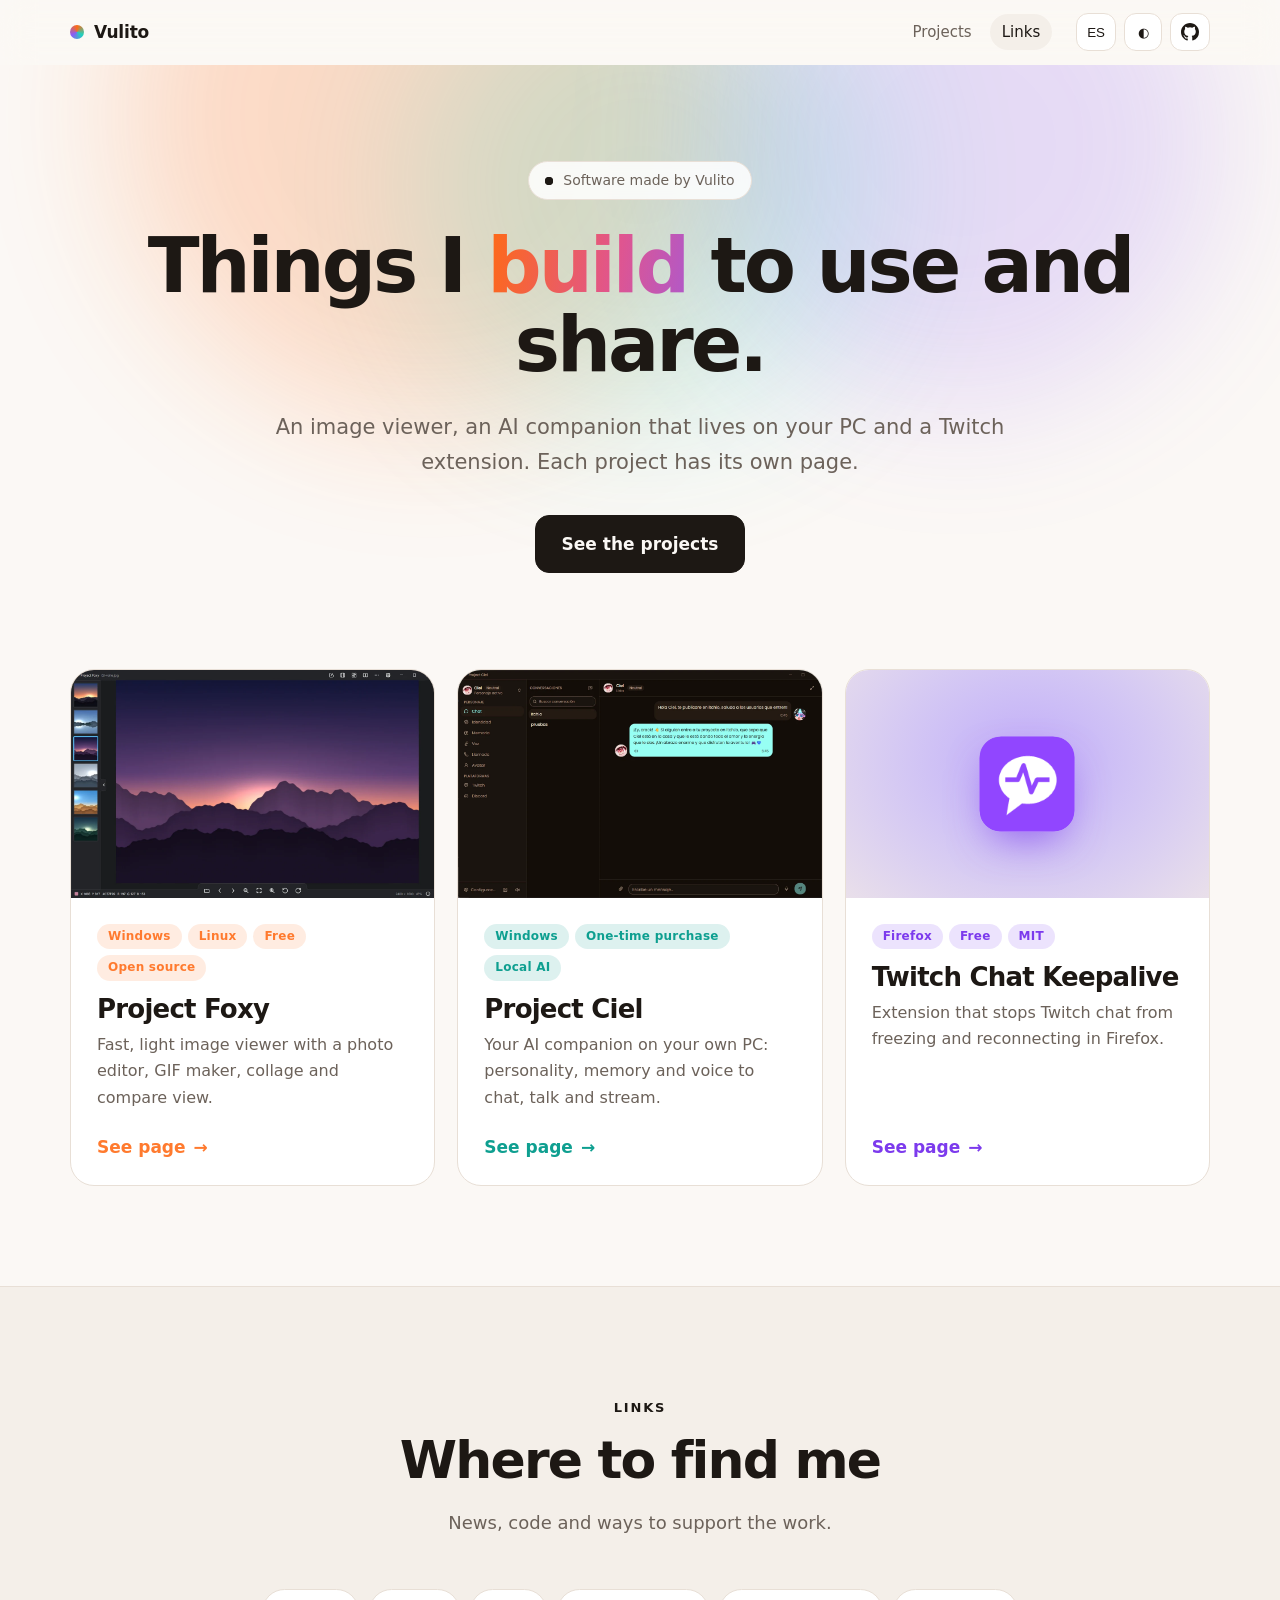
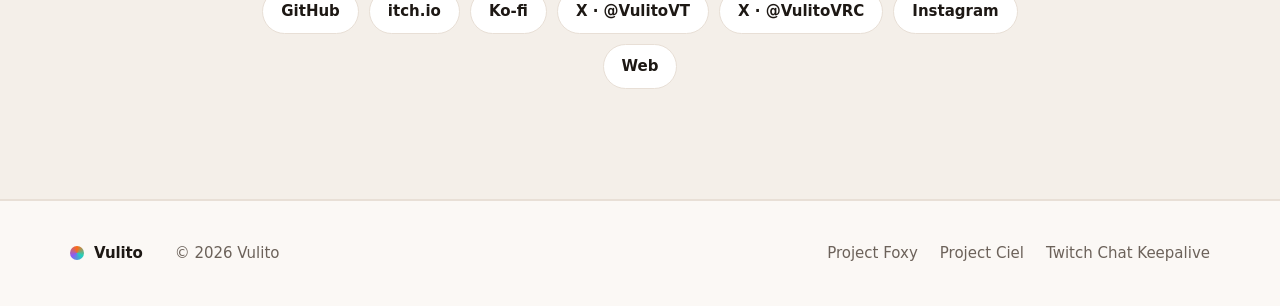
<file: index.html>
<!doctype html>
<html lang="es">
<head>
<meta charset="utf-8">
<meta name="viewport" content="width=device-width, initial-scale=1">
<title>Vulito — proyectos de software</title>
<meta name="description" content="Proyectos de Vulito: Project Foxy (visor y editor de imágenes), Project Ciel (compañera de IA local) y Twitch Chat Keepalive (extensión para Firefox).">
<meta name="theme-color" content="#14100d">
<meta property="og:title" content="Vulito — proyectos de software">
<meta property="og:description" content="Un visor de imágenes, una compañera de IA local y una extensión para Twitch.">
<meta property="og:image" content="https://vulob1.github.io/img/social.png">
<meta property="og:type" content="website">
<link rel="icon" href="img/favicon.png">
<link rel="stylesheet" href="shared/base.css">
<link rel="stylesheet" href="shared/extra.css">
<style>
  :root { --accent: #1d1814; --accent-ink: #fbf8f5; --accent-soft: #efe7df; --accent2: #8b5cf6; }
  @media (prefers-color-scheme: dark) { :root:not([data-theme="light"]) { --accent: #f4eee8; --accent-ink: #14100d; --accent-soft: #2a211b; } }
  :root[data-theme="dark"] { --accent: #f4eee8; --accent-ink: #14100d; --accent-soft: #2a211b; }
  .glow { background: none; }
  .g1 { background: color-mix(in srgb, #ff6a13 38%, transparent) !important; }
  .g2 { background: color-mix(in srgb, #8b5cf6 34%, transparent) !important; }
  .g3 { position: absolute; width: 480px; height: 480px; left: 50%; top: -120px; margin-left: -240px; border-radius: 50%; filter: blur(80px); opacity: .45; background: color-mix(in srgb, #1ed3bd 40%, transparent); animation: drift 20s ease-in-out infinite alternate; }
  .brand .mk { width: 14px; height: 14px; border-radius: 50%; background: conic-gradient(#ff6a13, #1ed3bd, #8b5cf6, #ff6a13); animation: spin 8s linear infinite; }
  .btn.primary { box-shadow: none; }
</style>
<script>
  try { var t = localStorage.getItem('theme'); if (t) document.documentElement.dataset.theme = t; } catch (e) {}
  document.documentElement.classList.add('js');
</script>
</head>
<body>

<div class="progress" id="progress" aria-hidden="true"></div>

<header class="nav" id="nav">
  <div class="wrap nav-in">
    <a class="brand" href="#top"><i class="mk"></i><span>Vulito</span></a>
    <nav class="links" id="links">
      <a href="#proyectos" data-i18n="nav.projects">Proyectos</a>
      <a href="#enlaces" data-i18n="nav.links">Enlaces</a>
    </nav>
    <div class="tools">
      <button class="chip-btn" id="lang" aria-label="Idioma / Language">EN</button>
      <button class="chip-btn" id="theme" aria-label="Tema / Theme">◐</button>
      <a class="chip-btn" href="https://github.com/VuloB1" aria-label="GitHub">
        <svg viewBox="0 0 16 16" width="18" height="18" aria-hidden="true"><path fill="currentColor" d="M8 0C3.58 0 0 3.58 0 8c0 3.54 2.29 6.53 5.47 7.59.4.07.55-.17.55-.38 0-.19-.01-.82-.01-1.49-2.01.37-2.53-.49-2.69-.94-.09-.23-.48-.94-.82-1.13-.28-.15-.68-.52-.01-.53.63-.01 1.08.58 1.23.82.72 1.21 1.87.87 2.33.66.07-.52.28-.87.51-1.07-1.78-.2-3.64-.89-3.64-3.95 0-.87.31-1.59.82-2.15-.08-.2-.36-1.02.08-2.12 0 0 .67-.21 2.2.82a7.6 7.6 0 0 1 4 0c1.53-1.04 2.2-.82 2.2-.82.44 1.1.16 1.92.08 2.12.51.56.82 1.27.82 2.15 0 3.07-1.87 3.75-3.65 3.95.29.25.54.73.54 1.48 0 1.07-.01 1.93-.01 2.2 0 .21.15.46.55.38A8.01 8.01 0 0 0 16 8c0-4.42-3.58-8-8-8z"/></svg>
      </a>
    </div>
  </div>
</header>

<main id="top">
  <section class="home-hero hero">
    <div class="glow g1" aria-hidden="true"></div>
    <div class="glow g2" aria-hidden="true"></div>
    <div class="g3" aria-hidden="true"></div>
    <div class="wrap">
      <p class="eyebrow rise" style="--d:0"><span class="dot"></span><span data-i18n="hero.badge">Software hecho por Vulito</span></p>
      <h1 class="rise" style="--d:1" data-i18n-html="hero.title">Cosas que <em>construyo</em> para usar y compartir.</h1>
      <p class="lead rise" style="--d:2" data-i18n="hero.lead">Un visor de imágenes, una compañera de IA que vive en tu PC y una extensión para Twitch. Cada proyecto tiene su propia página.</p>
      <div class="cta rise" style="--d:3">
        <a class="btn primary" href="#proyectos" data-i18n="hero.cta">Ver los proyectos</a>
      </div>
    </div>
  </section>

  <section id="proyectos" class="projects">
    <div class="wrap">
      <div class="proj-grid">
        <a class="proj foxy" href="ProjectFoxy/" data-reveal>
          <div class="proj-media"><img data-es="ProjectFoxy/img/es/visor.webp" data-en="ProjectFoxy/img/visor.webp" src="ProjectFoxy/img/es/visor.webp" alt="" width="1280" height="800" loading="lazy"></div>
          <div class="proj-body">
            <p class="proj-tags"><span>Windows</span><span>Linux</span><span data-i18n="tag.free">Gratis</span><span data-i18n="tag.open">Código abierto</span></p>
            <h2>Project Foxy</h2>
            <p data-i18n="foxy.p">Visor de imágenes rápido y liviano, con editor de fotos, creador de GIF, collage y comparador.</p>
            <span class="proj-go"><span data-i18n="go">Ver página</span> <b>→</b></span>
          </div>
        </a>
        <a class="proj ciel" href="ProjectCiel/" data-reveal>
          <div class="proj-media"><img src="ProjectCiel/img/chat.webp" alt="" width="1282" height="802" loading="lazy"></div>
          <div class="proj-body">
            <p class="proj-tags"><span>Windows</span><span data-i18n="tag.once">Pago único</span><span data-i18n="tag.ai">IA local</span></p>
            <h2>Project Ciel</h2>
            <p data-i18n="ciel.p">Tu compañera de IA en tu propia PC: personalidad, memoria y voz para chatear, hablar y hacer streaming.</p>
            <span class="proj-go"><span data-i18n="go">Ver página</span> <b>→</b></span>
          </div>
        </a>
        <a class="proj twitch" href="TwitchChatKeepalive/" data-reveal>
          <div class="proj-media icon"><img src="TwitchChatKeepalive/img/icon.png" alt="" width="128" height="128" loading="lazy"></div>
          <div class="proj-body">
            <p class="proj-tags"><span>Firefox</span><span data-i18n="tag.free">Gratis</span><span>MIT</span></p>
            <h2>Twitch Chat Keepalive</h2>
            <p data-i18n="tw.p">Extensión que evita que el chat de Twitch se congele y se reconecte en Firefox.</p>
            <span class="proj-go"><span data-i18n="go">Ver página</span> <b>→</b></span>
          </div>
        </a>
      </div>
    </div>
  </section>

  <section id="enlaces" class="sec alt center">
    <div class="wrap narrow">
      <p class="kicker" data-reveal data-i18n="links.k">Enlaces</p>
      <h2 data-reveal data-i18n="links.h">Dónde encontrarme</h2>
      <p class="sub" data-reveal data-i18n="links.sub">Novedades, código y la forma de apoyar el trabajo.</p>
      <div class="about-row" data-reveal>
        <a href="https://github.com/VuloB1">GitHub</a>
        <a href="https://vulito.itch.io/projectciel">itch.io</a>
        <a href="https://ko-fi.com/vulito">Ko-fi</a>
        <a href="https://x.com/VulitoVT">X · @VulitoVT</a>
        <a href="https://x.com/VulitoVRC">X · @VulitoVRC</a>
        <a href="https://www.instagram.com/vulitovt/">Instagram</a>
        <a href="https://vulito.carrd.co/">Web</a>
      </div>
    </div>
  </section>
</main>

<footer class="foot">
  <div class="wrap foot-in">
    <span class="brand"><i class="mk"></i><span>Vulito</span></span>
    <span data-i18n="foot.lic">© 2026 Vulito</span>
    <span class="flinks">
      <a href="ProjectFoxy/">Project Foxy</a>
      <a href="ProjectCiel/">Project Ciel</a>
      <a href="TwitchChatKeepalive/">Twitch Chat Keepalive</a>
    </span>
  </div>
</footer>

<script>
  window.EN = {
    'page.title': 'Vulito — software projects',
    'nav.projects': 'Projects', 'nav.links': 'Links',
    'hero.badge': 'Software made by Vulito',
    'hero.title': 'Things I <em>build</em> to use and share.',
    'hero.lead': 'An image viewer, an AI companion that lives on your PC and a Twitch extension. Each project has its own page.',
    'hero.cta': 'See the projects',
    'tag.free': 'Free', 'tag.open': 'Open source', 'tag.once': 'One-time purchase', 'tag.ai': 'Local AI', 'go': 'See page',
    'foxy.p': 'Fast, light image viewer with a photo editor, GIF maker, collage and compare view.',
    'ciel.p': 'Your AI companion on your own PC: personality, memory and voice to chat, talk and stream.',
    'tw.p': 'Extension that stops Twitch chat from freezing and reconnecting in Firefox.',
    'links.k': 'Links', 'links.h': 'Where to find me', 'links.sub': 'News, code and ways to support the work.'
  };
  window.onLangChange = function (l) {
    document.querySelectorAll('img[data-es]').forEach(function (i) { i.src = l === 'es' ? i.dataset.es : i.dataset.en; });
  };
</script>
<script src="shared/site.js"></script>
</body>
</html>
</file>
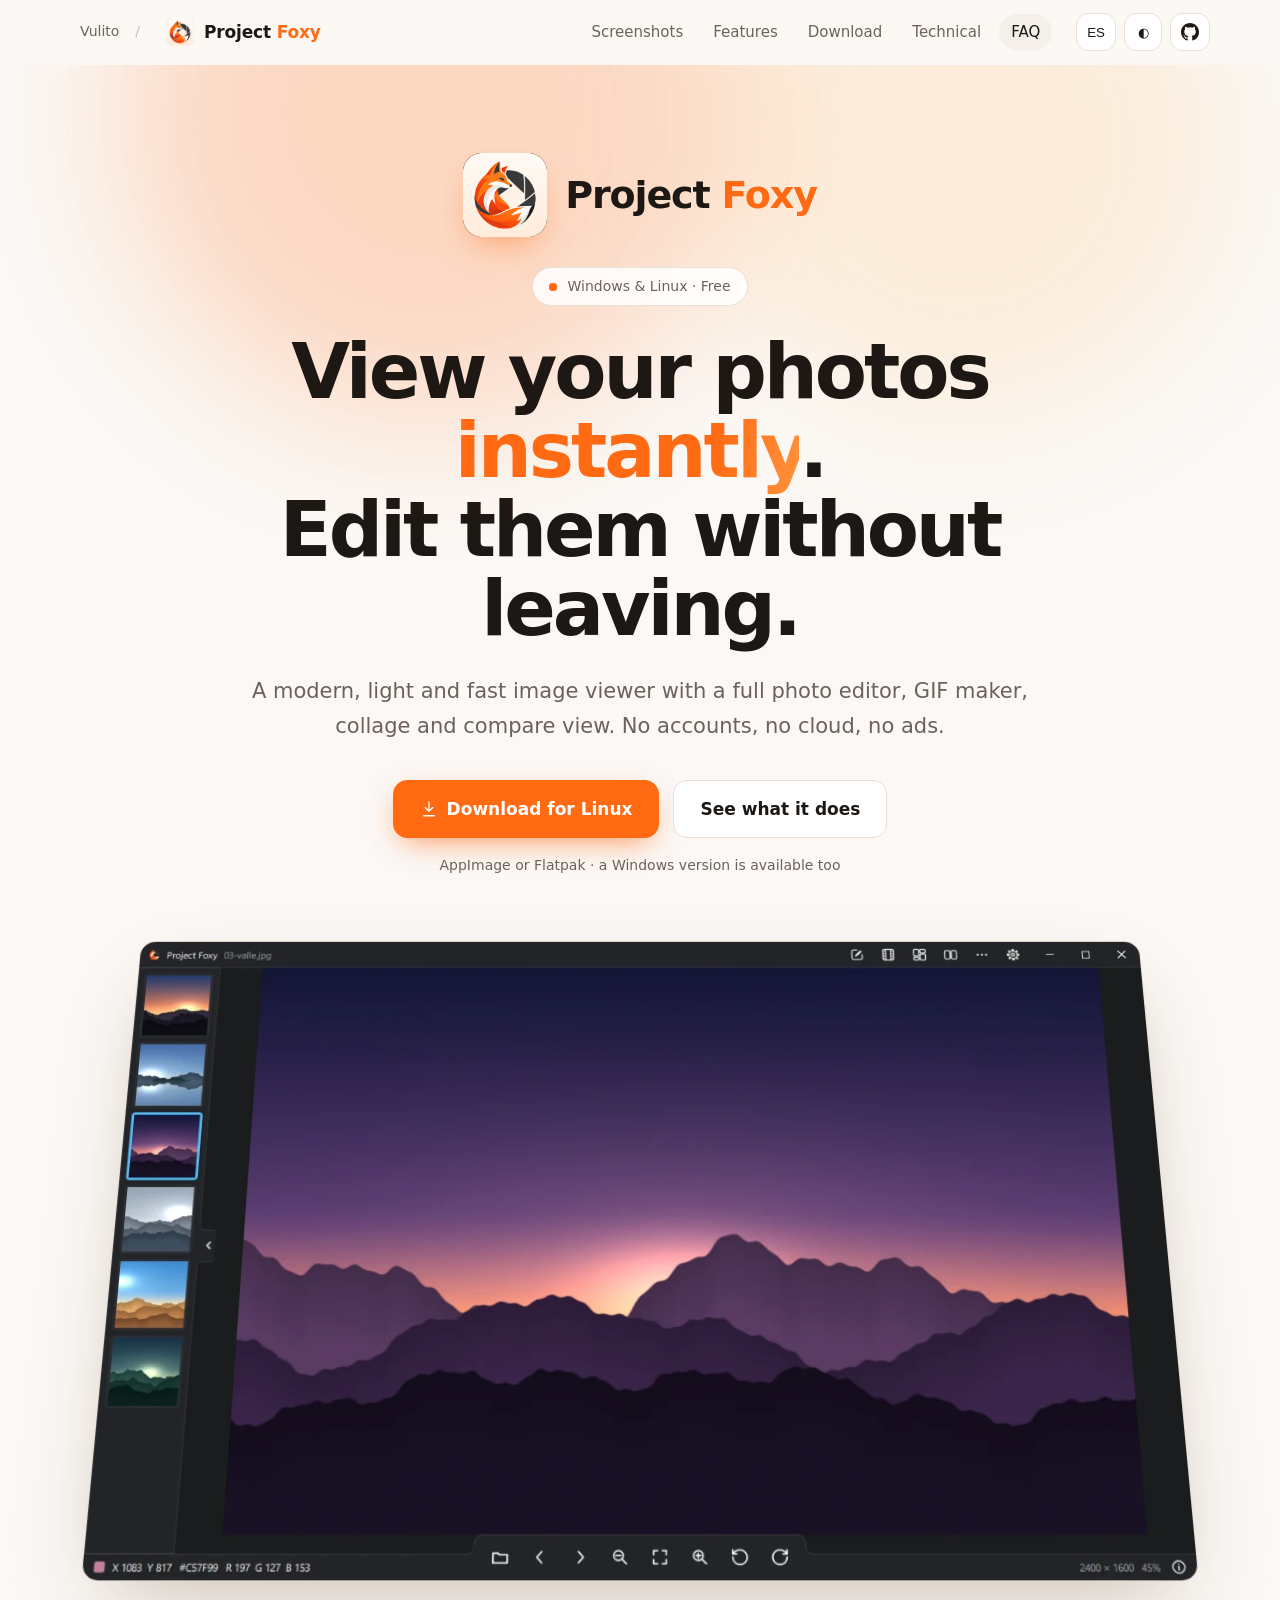
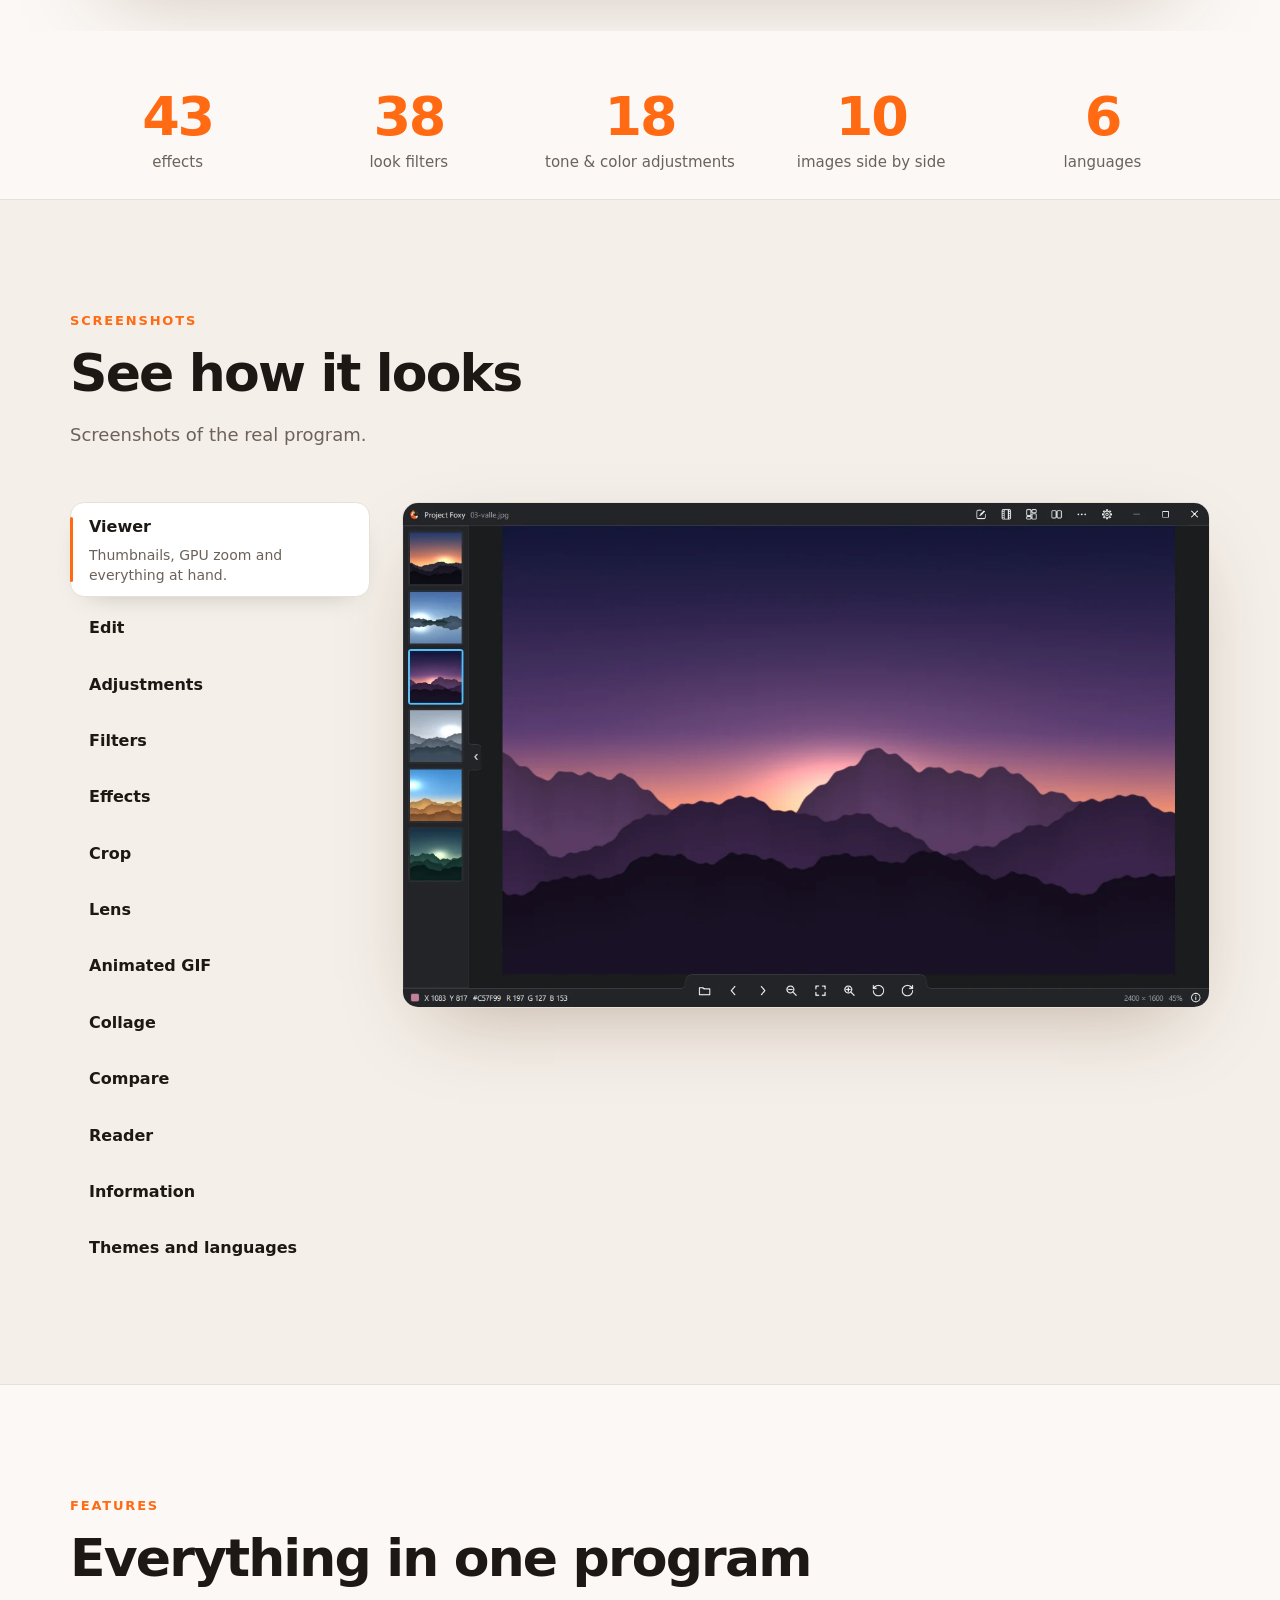
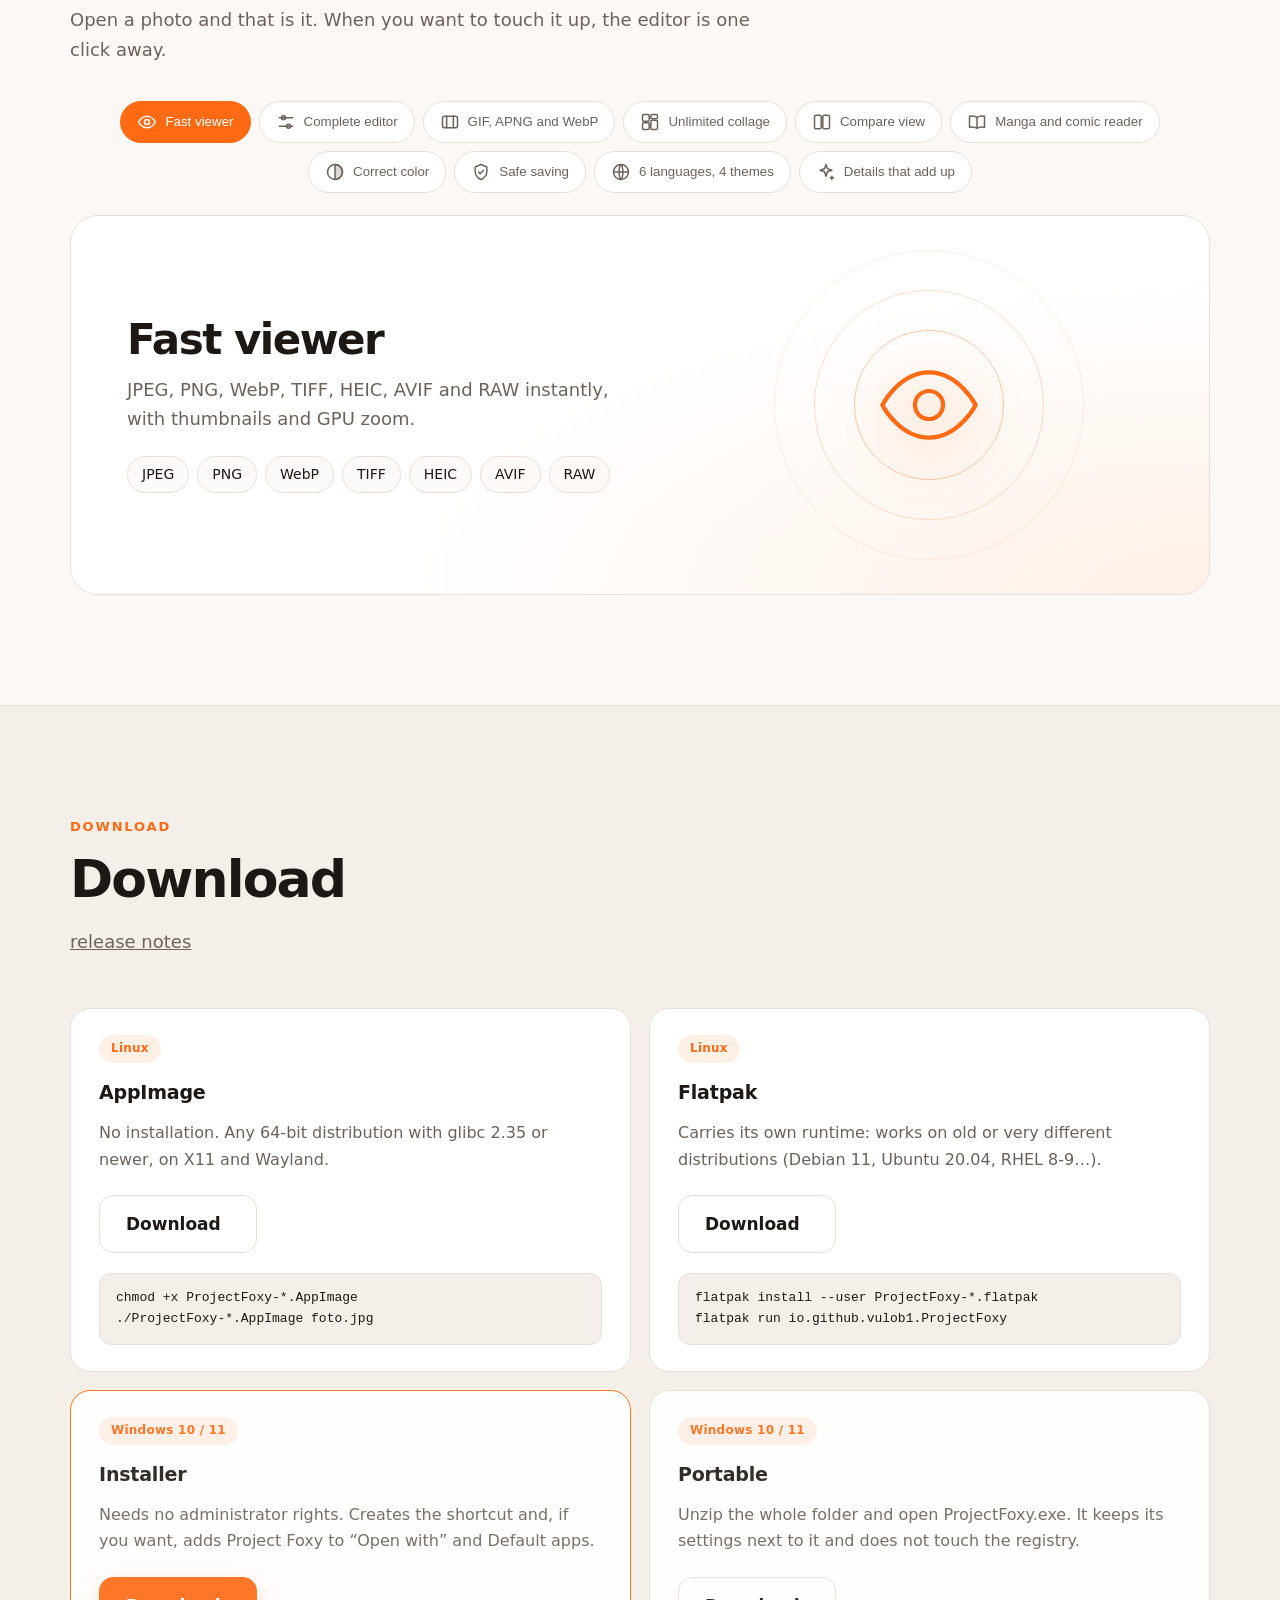
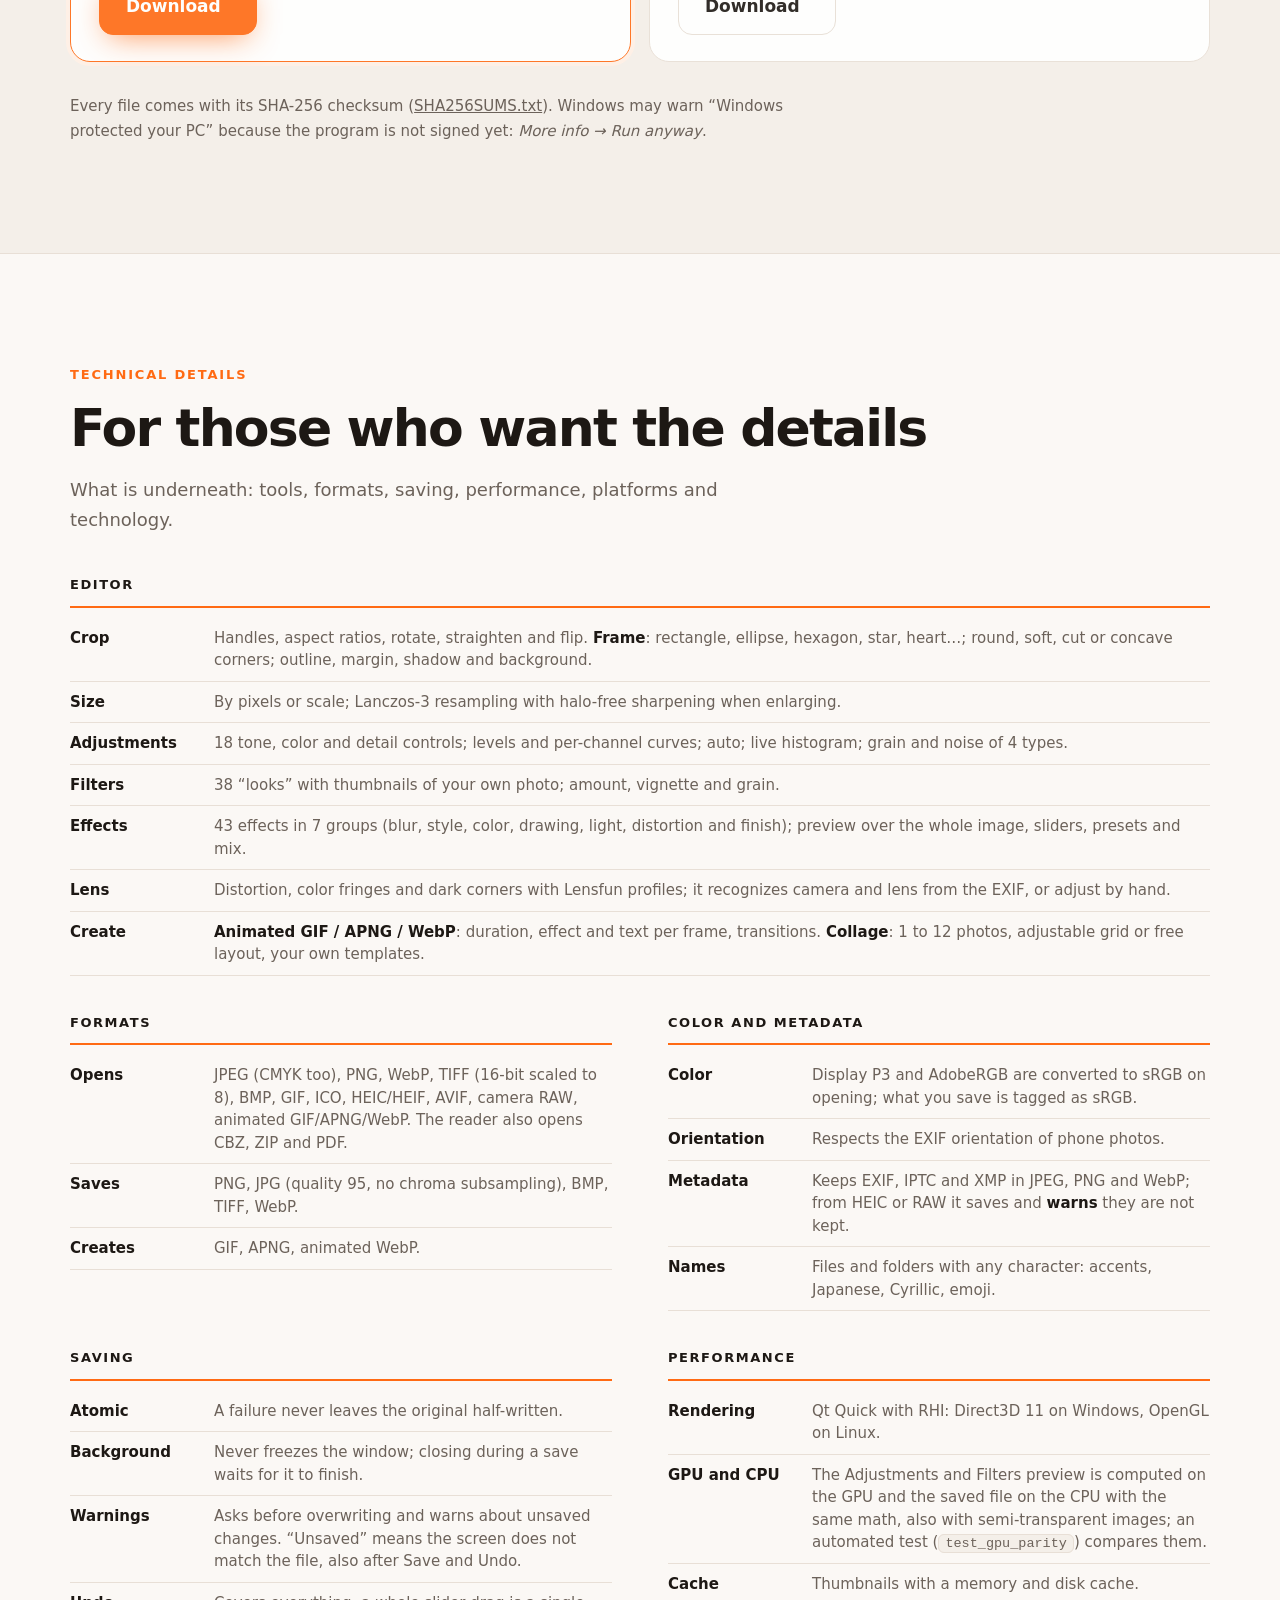
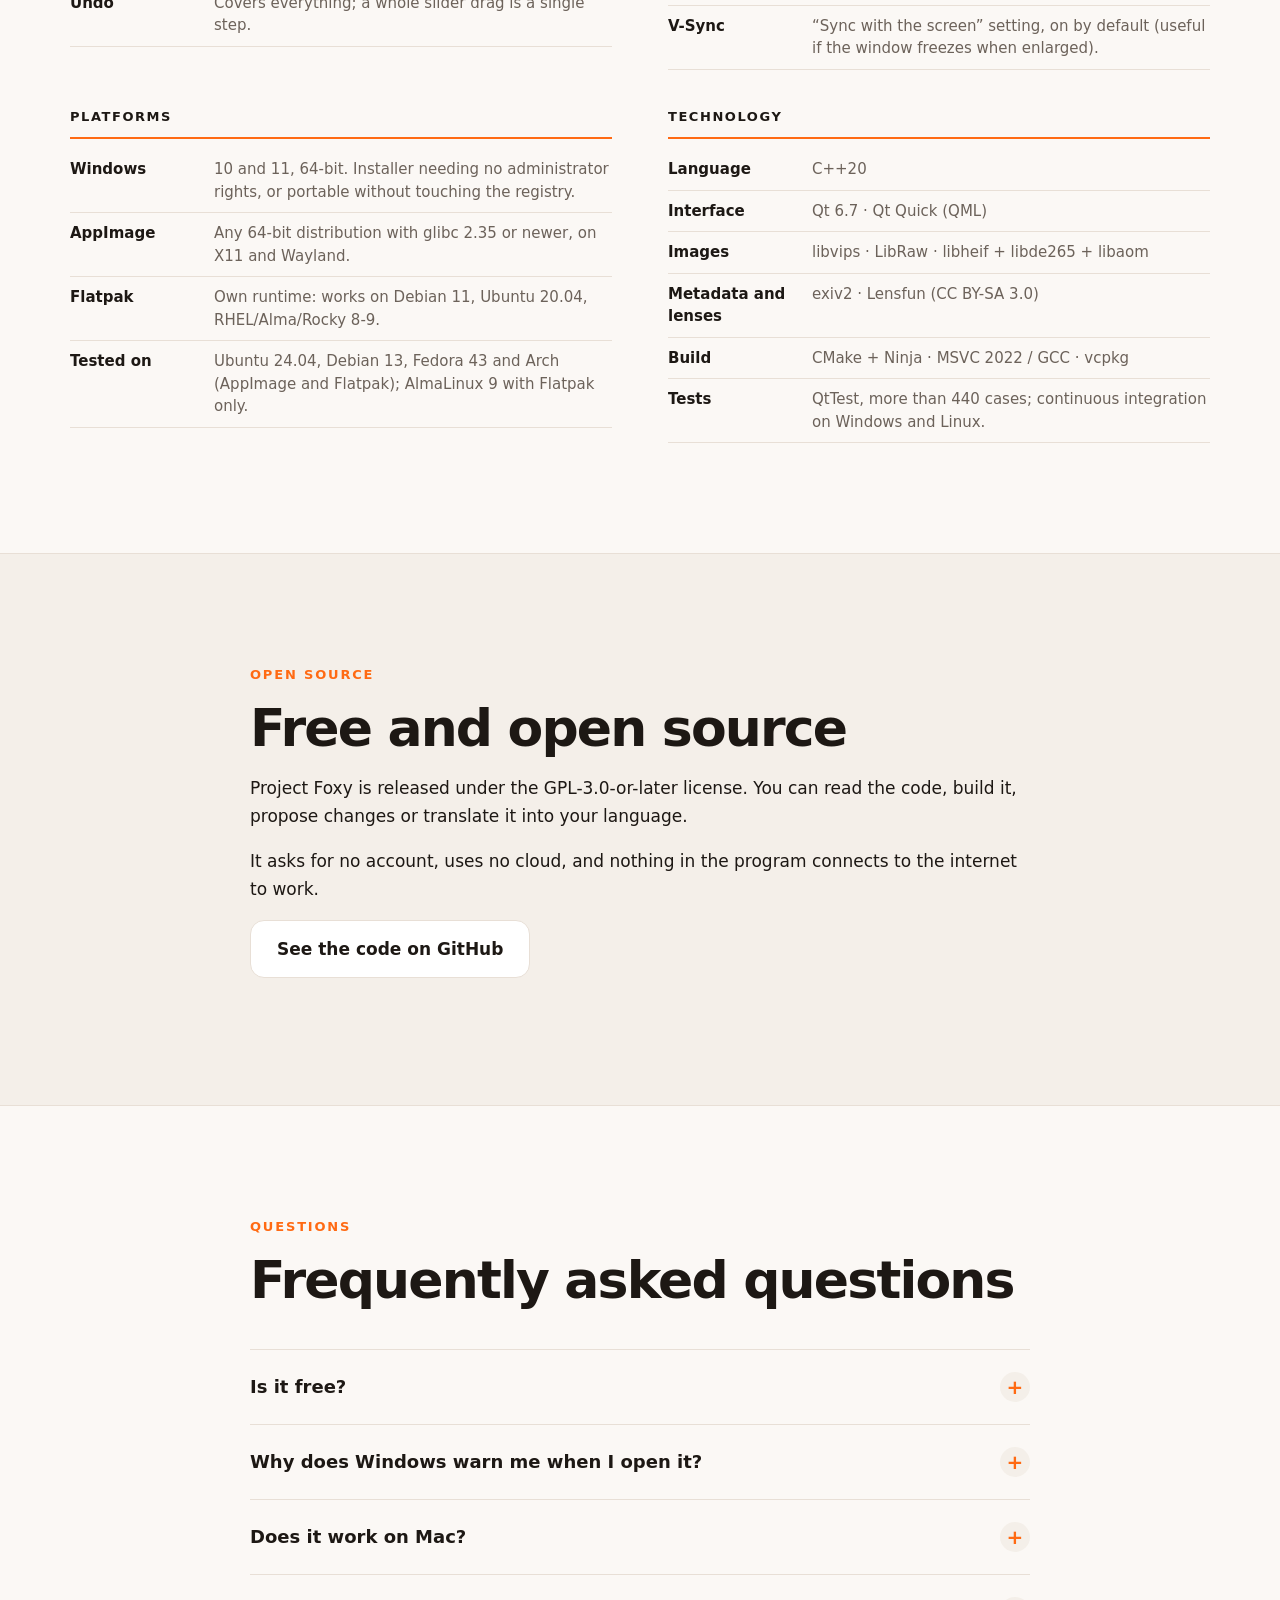
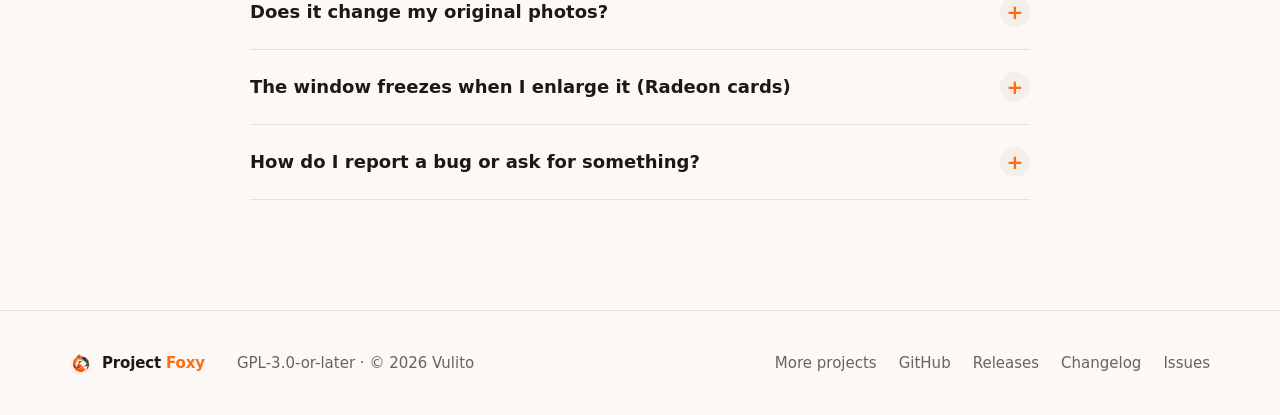
<file: ProjectFoxy/index.html>
<!doctype html>
<html lang="es">
<head>
<meta charset="utf-8">
<meta name="viewport" content="width=device-width, initial-scale=1">
<title>Project Foxy — visor y editor de imágenes</title>
<meta name="description" content="Project Foxy: visor de imágenes rápido y ligero para Windows y Linux, con editor de fotos, creador de GIF, collage y comparador. Gratis y de código abierto.">
<meta name="theme-color" content="#14100d">
<meta property="og:title" content="Project Foxy">
<meta property="og:description" content="Visor de imágenes rápido con editor, GIF, collage y comparador. Gratis, GPL-3.0.">
<meta property="og:image" content="https://vulob1.github.io/ProjectFoxy/img/social.png">
<meta property="og:type" content="website">
<link rel="icon" href="favicon.png">
<link rel="apple-touch-icon" href="apple-touch-icon.png">
<link rel="stylesheet" href="style.css">
<script>
  try { var t = localStorage.getItem('theme'); if (t) document.documentElement.dataset.theme = t; } catch (e) {}
  document.documentElement.classList.add('js');
</script>
</head>
<body>

<svg width="0" height="0" style="position:absolute" aria-hidden="true">
  <defs>
    <symbol id="i-eye" viewBox="0 0 24 24"><path d="M2 12s3.6-7 10-7 10 7 10 7-3.6 7-10 7S2 12 2 12z"/><circle cx="12" cy="12" r="3"/></symbol>
    <symbol id="i-sliders" viewBox="0 0 24 24"><path d="M4 7h16M4 17h16"/><circle cx="9" cy="7" r="2.4"/><circle cx="15" cy="17" r="2.4"/></symbol>
    <symbol id="i-film" viewBox="0 0 24 24"><rect x="3" y="5" width="18" height="14" rx="2.5"/><path d="M8 5v14M16 5v14"/></symbol>
    <symbol id="i-collage" viewBox="0 0 24 24"><rect x="3" y="3" width="8" height="8" rx="1.5"/><rect x="13" y="3" width="8" height="5" rx="1.5"/><rect x="13" y="10" width="8" height="11" rx="1.5"/><rect x="3" y="13" width="8" height="8" rx="1.5"/></symbol>
    <symbol id="i-compare" viewBox="0 0 24 24"><rect x="3" y="4" width="8" height="16" rx="1.8"/><rect x="13" y="4" width="8" height="16" rx="1.8"/></symbol>
    <symbol id="i-color" viewBox="0 0 24 24"><circle cx="12" cy="12" r="9"/><path d="M12 3a9 9 0 0 1 0 18z" fill="currentColor" fill-opacity=".25"/></symbol>
    <symbol id="i-shield" viewBox="0 0 24 24"><path d="M12 3l7 3v5c0 5-3 8-7 10-4-2-7-5-7-10V6z"/><path d="M9 12l2 2 4-4"/></symbol>
    <symbol id="i-globe" viewBox="0 0 24 24"><circle cx="12" cy="12" r="9"/><path d="M3 12h18M12 3c3 3 3 15 0 18-3-3-3-15 0-18z"/></symbol>
    <symbol id="i-book" viewBox="0 0 24 24"><path d="M12 6.5C9.5 4.6 6 4.4 3 5.2v13.2c3-.8 6.5-.6 9 1.3 2.5-1.9 6-2.1 9-1.3V5.2c-3-.8-6.5-.6-9 1.3zM12 6.5v13.2"/></symbol>
    <symbol id="i-spark" viewBox="0 0 24 24"><path d="M12 3l1.8 5.2L19 10l-5.2 1.8L12 17l-1.8-5.2L5 10l5.2-1.8z"/><path d="M19 17v4M17 19h4"/></symbol>
    <symbol id="i-down" viewBox="0 0 24 24"><path d="M12 3v12m0 0l-5-5m5 5l5-5M5 21h14"/></symbol>
  </defs>
</svg>

<div class="progress" id="progress" aria-hidden="true"></div>

<header class="nav" id="nav">
  <div class="wrap nav-in">
    <a class="crumb" href="../" data-i18n="nav.home">Vulito</a>
    <a class="brand" href="#top"><img src="img/icon.png" alt="" width="28" height="28"><span>Project <b>Foxy</b></span></a>
    <nav class="links" id="links">
      <a href="#capturas" data-i18n="nav.shots">Capturas</a>
      <a href="#funciones" data-i18n="nav.features">Funciones</a>
      <a href="#descargar" data-i18n="nav.download">Descargar</a>
      <a href="#tecnico" data-i18n="nav.tech">Técnico</a>
      <a href="#faq" data-i18n="nav.faq">Preguntas</a>
    </nav>
    <div class="tools">
      <button class="chip-btn" id="lang" aria-label="Idioma / Language">EN</button>
      <button class="chip-btn" id="theme" aria-label="Tema / Theme">◐</button>
      <a class="chip-btn" href="https://github.com/VuloB1/ProjectFoxy" aria-label="GitHub">
        <svg viewBox="0 0 16 16" width="18" height="18" aria-hidden="true"><path fill="currentColor" d="M8 0C3.58 0 0 3.58 0 8c0 3.54 2.29 6.53 5.47 7.59.4.07.55-.17.55-.38 0-.19-.01-.82-.01-1.49-2.01.37-2.53-.49-2.69-.94-.09-.23-.48-.94-.82-1.13-.28-.15-.68-.52-.01-.53.63-.01 1.08.58 1.23.82.72 1.21 1.87.87 2.33.66.07-.52.28-.87.51-1.07-1.78-.2-3.64-.89-3.64-3.95 0-.87.31-1.59.82-2.15-.08-.2-.36-1.02.08-2.12 0 0 .67-.21 2.2.82a7.6 7.6 0 0 1 4 0c1.53-1.04 2.2-.82 2.2-.82.44 1.1.16 1.92.08 2.12.51.56.82 1.27.82 2.15 0 3.07-1.87 3.75-3.65 3.95.29.25.54.73.54 1.48 0 1.07-.01 1.93-.01 2.2 0 .21.15.46.55.38A8.01 8.01 0 0 0 16 8c0-4.42-3.58-8-8-8z"/></svg>
      </a>
    </div>
  </div>
</header>

<main id="top">

<!-- HERO -->
<section class="hero">
  <div class="glow g1" aria-hidden="true"></div>
  <div class="glow g2" aria-hidden="true"></div>
  <div class="wrap">
    <div class="hero-brand rise" style="--d:0"><img src="img/icon.png" alt="" width="84" height="84"><span>Project <b>Foxy</b></span></div>
    <p class="eyebrow rise" style="--d:1"><span class="dot"></span><span id="ver-badge" data-i18n="hero.badge">Windows y Linux · Gratis</span></p>
    <h1 class="rise" style="--d:2" data-i18n-html="hero.title">Mira tus fotos <em>al instante</em>.<br>Edítalas sin salir.</h1>
    <p class="lead rise" style="--d:3" data-i18n="hero.lead">Un visor de imágenes moderno, liviano y rápido, con un editor de fotos completo, creador de GIF, collage y comparador. Sin cuentas, sin nube, sin anuncios.</p>
    <div class="cta rise" style="--d:4">
      <a class="btn primary" id="cta-main" href="https://github.com/VuloB1/ProjectFoxy/releases/latest">
        <svg class="i" width="18" height="18"><use href="#i-down"/></svg>
        <span id="cta-label" data-i18n="hero.cta">Descargar</span>
      </a>
      <a class="btn" href="#funciones" data-i18n="hero.more">Ver qué hace</a>
    </div>
    <p class="fine rise" style="--d:5" id="cta-fine" data-i18n="hero.fine">Windows 10/11 de 64 bits · instalador o portable</p>

    <div class="stage rise" style="--d:6">
      <figure class="window hero-shot" id="hero-shot">
        <img data-shot="visor.webp" src="img/es/visor.webp" alt="Project Foxy: el visor con la barra de miniaturas" width="1280" height="800" fetchpriority="high">
      </figure>
    </div>
  </div>
</section>

<!-- NÚMEROS -->
<section class="stats">
  <div class="wrap stats-in">
    <div data-reveal><b data-n="effects"></b><span data-i18n="stat.effects">efectos</span></div>
    <div data-reveal><b data-n="looks"></b><span data-i18n="stat.looks">filtros «look»</span></div>
    <div data-reveal><b data-n="adjust"></b><span data-i18n="stat.adjust">ajustes de tono y color</span></div>
    <div data-reveal><b data-n="compare"></b><span data-i18n="stat.compare">imágenes a la vez al comparar</span></div>
    <div data-reveal><b data-n="langs"></b><span data-i18n="stat.langs">idiomas</span></div>
  </div>
</section>

<!-- CAPTURAS -->
<section id="capturas" class="sec alt">
  <div class="wrap">
    <p class="kicker" data-reveal data-i18n="shots.k">Capturas</p>
    <h2 data-reveal data-i18n="shots.h">Mira cómo se ve</h2>
    <p class="sub" data-reveal data-i18n="shots.sub">Capturas del programa real.</p>

    <div class="showcase" data-reveal>
      <div class="tabs" role="tablist" id="shot-tabs">
        <button role="tab" class="on" data-shot="visor.webp"><b data-i18n="shots.viewer">Visor</b><span data-i18n="shots.viewer.d">Miniaturas, zoom por GPU y todo a mano.</span></button>
        <button role="tab" data-shot="editar.webp"><b data-i18n="shots.edit">Editar</b><span data-i18n="shots.edit.d">Recortar, tamaño, ajustes, filtros, efectos y lente.</span></button>
        <button role="tab" data-shot="ajustes.webp"><b data-i18n="shots.adjust">Ajustes</b><span data-i18n="shots.adjust.d">{adjust} controles, niveles, curvas e histograma.</span></button>
        <button role="tab" data-shot="filtros.webp"><b data-i18n="shots.filters">Filtros</b><span data-i18n="shots.filters.d">{looks} «looks» con miniaturas de tu foto.</span></button>
        <button role="tab" data-shot="efectos.webp"><b data-i18n="shots.effects">Efectos</b><span data-i18n="shots.effects.d">{effects} efectos con vista previa en toda la imagen.</span></button>
        <button role="tab" data-shot="recortar.webp"><b data-i18n="shots.crop">Recortar</b><span data-i18n="shots.crop.d">Recorte, giro, enderezado y marcos.</span></button>
        <button role="tab" data-shot="lente.webp"><b data-i18n="shots.lens">Lente</b><span data-i18n="shots.lens.d">Corrige distorsión y viñeteado con perfiles Lensfun.</span></button>
        <button role="tab" data-shot="gif.webp"><b data-i18n="shots.gif">GIF animado</b><span data-i18n="shots.gif.d">Animaciones con transiciones y texto.</span></button>
        <button role="tab" data-shot="collage.webp"><b data-i18n="shots.collage">Collage</b><span data-i18n="shots.collage.d">Diseños de rejilla o libres, sin límites.</span></button>
        <button role="tab" data-shot="comparador.webp"><b data-i18n="shots.compare">Comparador</b><span data-i18n="shots.compare.d">Hasta {compare} imágenes con zoom vinculado.</span></button>
        <button role="tab" data-shot="lector.webp"><b data-i18n="shots.reader">Lector</b><span data-i18n="shots.reader.d">Manga y cómics en CBZ, ZIP o PDF, con página doble.</span></button>
        <button role="tab" data-shot="info.webp"><b data-i18n="shots.info">Información</b><span data-i18n="shots.info.d">Datos EXIF e histograma a un clic.</span></button>
        <button role="tab" data-shot="temas.webp"><b data-i18n="shots.themes">Temas e idiomas</b><span data-i18n="shots.themes.d">{themes} temas y {langs} idiomas, al instante.</span></button>
      </div>
      <figure class="window big">
        <div class="swap">
          <img id="shot-a" class="show" src="img/es/visor.webp" alt="" width="1280" height="800" loading="lazy">
          <img id="shot-b" src="" alt="" width="1280" height="800">
          <video id="shot-v" muted loop playsinline preload="none"></video>
        </div>
      </figure>
    </div>
  </div>
</section>

<!-- FUNCIONES -->
<section id="funciones" class="sec compact">
  <div class="wrap">
    <p class="kicker" data-reveal data-i18n="feat.k">Funciones</p>
    <h2 data-reveal data-i18n="feat.h">Todo en un solo programa</h2>
    <p class="sub" data-reveal data-i18n="feat.sub">Abres una foto y ya está. Cuando quieres retocarla, el editor está a un clic.</p>

    <div class="fx auto" id="fx">
    <div class="fx-tabs" role="tablist">
      <button role="tab" class="fx-tab on" data-i="0" aria-selected="true"><svg class="fi" width="20" height="20"><use href="#i-eye"/></svg><span data-i18n="f.viewer.h">Visor veloz</span></button>
      <button role="tab" class="fx-tab" data-i="1" aria-selected="false"><svg class="fi" width="20" height="20"><use href="#i-sliders"/></svg><span data-i18n="f.editor.h">Editor completo</span></button>
      <button role="tab" class="fx-tab" data-i="2" aria-selected="false"><svg class="fi" width="20" height="20"><use href="#i-film"/></svg><span data-i18n="f.gif.h">GIF, APNG y WebP</span></button>
      <button role="tab" class="fx-tab" data-i="3" aria-selected="false"><svg class="fi" width="20" height="20"><use href="#i-collage"/></svg><span data-i18n="f.collage.h">Collage sin límites</span></button>
      <button role="tab" class="fx-tab" data-i="4" aria-selected="false"><svg class="fi" width="20" height="20"><use href="#i-compare"/></svg><span data-i18n="f.compare.h">Comparador</span></button>
      <button role="tab" class="fx-tab" data-i="5" aria-selected="false"><svg class="fi" width="20" height="20"><use href="#i-book"/></svg><span data-i18n="f.reader.h">Lector de manga y cómics</span></button>
      <button role="tab" class="fx-tab" data-i="6" aria-selected="false"><svg class="fi" width="20" height="20"><use href="#i-color"/></svg><span data-i18n="f.color.h">Color correcto</span></button>
      <button role="tab" class="fx-tab" data-i="7" aria-selected="false"><svg class="fi" width="20" height="20"><use href="#i-shield"/></svg><span data-i18n="f.save.h">Guardado seguro</span></button>
      <button role="tab" class="fx-tab" data-i="8" aria-selected="false"><svg class="fi" width="20" height="20"><use href="#i-globe"/></svg><span data-i18n="f.langs.h">{langs} idiomas, {themes} temas</span></button>
      <button role="tab" class="fx-tab" data-i="9" aria-selected="false"><svg class="fi" width="20" height="20"><use href="#i-spark"/></svg><span data-i18n="f.more.h">Detalles que suman</span></button>
    </div>
    <div class="fx-panels">
      <div class="fx-panel on" role="tabpanel">
        <div class="fx-text"><h3 data-i18n="f.viewer.h">Visor veloz</h3><p data-i18n="f.viewer.p">JPEG, PNG, WebP, TIFF, HEIC, AVIF y RAW al instante, con miniaturas y zoom por GPU.</p><p class="fx-chips"><span>JPEG</span><span>PNG</span><span>WebP</span><span>TIFF</span><span>HEIC</span><span>AVIF</span><span>RAW</span></p></div>
        <div class="fx-art" aria-hidden="true"><i></i><i></i><i></i><svg class="fx-big" viewBox="0 0 24 24"><use href="#i-eye"/></svg></div>
      </div>
      <div class="fx-panel" role="tabpanel">
        <div class="fx-text"><h3 data-i18n="f.editor.h">Editor completo</h3><p data-i18n="f.editor.p">Recorte, ajustes, filtros, efectos y lente. Deshacer y rehacer en todo.</p><p class="fx-chips"><span data-i18n="fc.1.0">Recorte</span><span data-i18n="fc.1.1">Ajustes</span><span data-i18n="fc.1.2">Filtros</span><span data-i18n="fc.1.3">Efectos</span><span data-i18n="fc.1.4">Lente</span></p></div>
        <div class="fx-art" aria-hidden="true"><i></i><i></i><i></i><svg class="fx-big" viewBox="0 0 24 24"><use href="#i-sliders"/></svg></div>
      </div>
      <div class="fx-panel" role="tabpanel">
        <div class="fx-text"><h3 data-i18n="f.gif.h">GIF, APNG y WebP</h3><p data-i18n="f.gif.p">Animaciones con transiciones y texto, en GIF, APNG o WebP.</p><p class="fx-chips"><span>GIF</span><span>APNG</span><span>WebP</span><span data-i18n="fc.2.3">Transiciones</span><span data-i18n="fc.2.4">Texto</span></p></div>
        <div class="fx-art" aria-hidden="true"><i></i><i></i><i></i><svg class="fx-big" viewBox="0 0 24 24"><use href="#i-film"/></svg></div>
      </div>
      <div class="fx-panel" role="tabpanel">
        <div class="fx-text"><h3 data-i18n="f.collage.h">Collage sin límites</h3><p data-i18n="f.collage.p">De 1 a {photos} fotos, en rejilla o en diseño libre.</p><p class="fx-chips"><span data-i18n="fc.3.0">1–{photos} fotos</span><span data-i18n="fc.3.1">Rejilla</span><span data-i18n="fc.3.2">Libre</span><span data-i18n="fc.3.3">Plantillas propias</span></p></div>
        <div class="fx-art" aria-hidden="true"><i></i><i></i><i></i><svg class="fx-big" viewBox="0 0 24 24"><use href="#i-collage"/></svg></div>
      </div>
      <div class="fx-panel" role="tabpanel">
        <div class="fx-text"><h3 data-i18n="f.compare.h">Comparador</h3><p data-i18n="f.compare.p">Hasta {compare} imágenes a la vez, con zoom vinculado.</p><p class="fx-chips"><span data-i18n="fc.4.0">{compareMin}–{compare} imágenes</span><span data-i18n="fc.4.1">Zoom vinculado</span></p></div>
        <div class="fx-art" aria-hidden="true"><i></i><i></i><i></i><svg class="fx-big" viewBox="0 0 24 24"><use href="#i-compare"/></svg></div>
      </div>
      <div class="fx-panel" role="tabpanel">
        <div class="fx-text"><h3 data-i18n="f.reader.h">Lector de manga y cómics</h3><p data-i18n="f.reader.p">Abre CBZ, ZIP y PDF, de derecha a izquierda o al revés, de una página o de dos.</p><p class="fx-chips"><span>CBZ</span><span>PDF</span><span data-i18n="fc.R.0">Derecha a izquierda</span><span data-i18n="fc.R.1">Página doble</span><span>FSR CAS</span></p></div>
        <div class="fx-art" aria-hidden="true"><i></i><i></i><i></i><svg class="fx-big" viewBox="0 0 24 24"><use href="#i-book"/></svg></div>
      </div>
      <div class="fx-panel" role="tabpanel">
        <div class="fx-text"><h3 data-i18n="f.color.h">Color correcto</h3><p data-i18n="f.color.p">Display P3 y AdobeRGB se convierten a sRGB al abrir.</p><p class="fx-chips"><span>Display P3</span><span>AdobeRGB</span><span>sRGB</span></p></div>
        <div class="fx-art" aria-hidden="true"><i></i><i></i><i></i><svg class="fx-big" viewBox="0 0 24 24"><use href="#i-color"/></svg></div>
      </div>
      <div class="fx-panel" role="tabpanel">
        <div class="fx-text"><h3 data-i18n="f.save.h">Guardado seguro</h3><p data-i18n="f.save.p">Escritura atómica: tu original nunca queda a medias.</p><p class="fx-chips"><span data-i18n="fc.6.0">Atómico</span><span>EXIF · IPTC · XMP</span><span data-i18n="fc.6.2">Segundo plano</span></p></div>
        <div class="fx-art" aria-hidden="true"><i></i><i></i><i></i><svg class="fx-big" viewBox="0 0 24 24"><use href="#i-shield"/></svg></div>
      </div>
      <div class="fx-panel" role="tabpanel">
        <div class="fx-text"><h3 data-i18n="f.langs.h">{langs} idiomas, {themes} temas</h3><p data-i18n="f.langs.p">{langs} idiomas y {themes} temas, que cambian sin reiniciar.</p><p class="fx-chips"><span>ES</span><span>EN</span><span>PT</span><span>한국어</span><span>中文</span><span>日本語</span><span data-i18n="fc.7.6">{themes} temas</span></p></div>
        <div class="fx-art" aria-hidden="true"><i></i><i></i><i></i><svg class="fx-big" viewBox="0 0 24 24"><use href="#i-globe"/></svg></div>
      </div>
      <div class="fx-panel" role="tabpanel">
        <div class="fx-text"><h3 data-i18n="f.more.h">Detalles que suman</h3><p data-i18n="f.more.p">Cuentagotas, leyenda de meme, lotes y zoom suavizado.</p><p class="fx-chips"><span data-i18n="fc.8.0">Cuentagotas</span><span>Memes</span><span data-i18n="fc.8.2">Lotes</span><span data-i18n="fc.8.3">Zoom suave</span></p></div>
        <div class="fx-art" aria-hidden="true"><i></i><i></i><i></i><svg class="fx-big" viewBox="0 0 24 24"><use href="#i-spark"/></svg></div>
      </div>
    </div>
  </div>
    </div>
  </div>
</section>

<!-- DESCARGAR -->
<section id="descargar" class="sec alt">
  <div class="wrap">
    <p class="kicker" data-reveal data-i18n="dl.k">Descarga</p>
    <h2 data-reveal data-i18n="dl.h">Descargar</h2>
    <p class="sub" data-reveal><span id="dl-latest" hidden><span data-i18n="dl.sub">Última versión:</span> <b id="dl-ver"></b> · </span><a id="dl-notes" href="https://github.com/VuloB1/ProjectFoxy/releases/latest" data-i18n="dl.notes">notas de la versión</a></p>

    <div class="dl-grid">
      <article class="dl card hl" data-os="win" data-reveal>
        <span class="tag">Windows 10 / 11</span>
        <h3 data-i18n="dl.setup.h">Instalador</h3>
        <p data-i18n="dl.setup.p">No pide permisos de administrador. Crea el acceso directo y, si quieres, te deja en «Abrir con» y en Aplicaciones predeterminadas.</p>
        <a class="btn primary" data-asset="Setup" href="https://github.com/VuloB1/ProjectFoxy/releases/latest"><span data-i18n="dl.get">Descargar</span> <small></small></a>
      </article>
      <article class="dl card" data-os="win" data-reveal>
        <span class="tag">Windows 10 / 11</span>
        <h3 data-i18n="dl.port.h">Portable</h3>
        <p data-i18n="dl.port.p">Descomprime toda la carpeta y abre ProjectFoxy.exe. Guarda su configuración al lado y no toca el registro.</p>
        <a class="btn" data-asset="portable" href="https://github.com/VuloB1/ProjectFoxy/releases/latest"><span data-i18n="dl.get">Descargar</span> <small></small></a>
      </article>
      <article class="dl card" data-os="linux" data-reveal>
        <span class="tag">Linux</span>
        <h3>AppImage</h3>
        <p data-i18n="dl.ai.p">Sin instalar nada. Cualquier distribución de 64 bits con glibc 2.35 o más nueva, en X11 y Wayland.</p>
        <a class="btn" data-asset="AppImage" href="https://github.com/VuloB1/ProjectFoxy/releases/latest"><span data-i18n="dl.get">Descargar</span> <small></small></a>
        <pre><code>chmod +x ProjectFoxy-*.AppImage
./ProjectFoxy-*.AppImage foto.jpg</code></pre>
      </article>
      <article class="dl card" data-os="linux" data-reveal>
        <span class="tag">Linux</span>
        <h3>Flatpak</h3>
        <p data-i18n="dl.fp.p">Trae su propio runtime: sirve en distribuciones viejas o muy distintas (Debian 11, Ubuntu 20.04, RHEL 8-9…).</p>
        <a class="btn" data-asset="flatpak" href="https://github.com/VuloB1/ProjectFoxy/releases/latest"><span data-i18n="dl.get">Descargar</span> <small></small></a>
        <pre><code>flatpak install --user ProjectFoxy-*.flatpak
flatpak run io.github.vulob1.ProjectFoxy</code></pre>
      </article>
    </div>

    <p class="note" data-reveal data-i18n-html="dl.note">Cada archivo trae su suma SHA-256 (<a href="https://github.com/VuloB1/ProjectFoxy/releases/latest">SHA256SUMS.txt</a>). Windows puede avisar «Windows protegió su PC» porque el programa todavía no está firmado: <em>Más información → Ejecutar de todas formas</em>.</p>
  </div>
</section>

<!-- TÉCNICO -->
<section id="tecnico" class="sec tech">
  <div class="wrap">
    <p class="kicker" data-reveal data-i18n="t.k">Detalles técnicos</p>
    <h2 data-reveal data-i18n="t.h">Para quien quiere los detalles</h2>
    <p class="sub" data-reveal data-i18n="t.sub">Lo que hay debajo: herramientas, formatos, guardado, rendimiento, plataformas y tecnología.</p>
    <div class="tech-grid">
      <div class="spec full" data-reveal>
        <h3 data-i18n="t.b.editor">Editor</h3>
        <dl>
          <div><dt data-i18n="t.editor.0.t">Recortar</dt><dd data-i18n-html="t.editor.0.d">Tiradores, proporciones, rotar, enderezar y voltear. <b>Marco</b>: rectángulo, elipse, hexágono, estrella, corazón…; esquinas redondas, suaves, cortadas o cóncavas; contorno, margen, sombra y fondo.</dd></div>
          <div><dt data-i18n="t.editor.1.t">Tamaño</dt><dd data-i18n-html="t.editor.1.d">Por píxeles o escala; remuestreo Lanczos-3 con nitidez sin halos al ampliar.</dd></div>
          <div><dt data-i18n="t.editor.2.t">Ajustes</dt><dd data-i18n-html="t.editor.2.d">{adjust} controles de tono, color y detalle; niveles y curvas por canal; automático; histograma en vivo; grano y ruido de {noise} tipos.</dd></div>
          <div><dt data-i18n="t.editor.3.t">Filtros</dt><dd data-i18n-html="t.editor.3.d">{looks} «looks» con miniaturas de tu propia foto; cantidad, viñeta y grano.</dd></div>
          <div><dt data-i18n="t.editor.4.t">Efectos</dt><dd data-i18n-html="t.editor.4.d">{effects} efectos en {groups} grupos (desenfoque, estilo, color, dibujo, luz, distorsión y acabado); vista previa en toda la imagen, sliders, preajustes y mezcla.</dd></div>
          <div><dt data-i18n="t.editor.5.t">Lente</dt><dd data-i18n-html="t.editor.5.d">Distorsión, franjas de color y esquinas oscuras con perfiles de Lensfun; reconoce cámara y objetivo por el EXIF, o se ajusta a mano.</dd></div>
          <div><dt data-i18n="t.editor.6.t">Crear</dt><dd data-i18n-html="t.editor.6.d"><b>GIF / APNG / WebP animados</b>: duración, efecto y texto por fotograma, transiciones. <b>Collage</b>: 1 a {photos} fotos, rejilla ajustable o libre, plantillas propias.</dd></div>
        </dl>
      </div>
      <div class="spec" data-reveal>
        <h3 data-i18n="t.b.formats">Formatos</h3>
        <dl>
          <div><dt data-i18n="t.formats.0.t">Abre</dt><dd data-i18n-html="t.formats.0.d">JPEG (también CMYK), PNG, WebP, TIFF (16 bits escalados a 8), BMP, GIF, ICO, HEIC/HEIF, AVIF, RAW de cámara, GIF/APNG/WebP animados. El lector abre además CBZ, ZIP y PDF.</dd></div>
          <div><dt data-i18n="t.formats.1.t">Guarda</dt><dd data-i18n-html="t.formats.1.d">PNG, JPG (calidad 95, sin submuestreo de croma), BMP, TIFF, WebP.</dd></div>
          <div><dt data-i18n="t.formats.2.t">Crea</dt><dd data-i18n-html="t.formats.2.d">GIF, APNG, WebP animado.</dd></div>
        </dl>
      </div>
      <div class="spec" data-reveal>
        <h3 data-i18n="t.b.color">Color y metadatos</h3>
        <dl>
          <div><dt data-i18n="t.color.0.t">Color</dt><dd data-i18n-html="t.color.0.d">Display P3 y AdobeRGB se convierten a sRGB al abrir; lo que se guarda va etiquetado como sRGB.</dd></div>
          <div><dt data-i18n="t.color.1.t">Orientación</dt><dd data-i18n-html="t.color.1.d">Respeta la orientación EXIF de las fotos de móvil.</dd></div>
          <div><dt data-i18n="t.color.2.t">Metadatos</dt><dd data-i18n-html="t.color.2.d">Conserva EXIF, IPTC y XMP en JPEG, PNG y WebP; desde HEIC o RAW guarda y <b>avisa</b> de que no se conservan.</dd></div>
          <div><dt data-i18n="t.color.3.t">Nombres</dt><dd data-i18n-html="t.color.3.d">Archivos y carpetas con cualquier carácter: acentos, japonés, cirílico, emoji.</dd></div>
        </dl>
      </div>
      <div class="spec" data-reveal>
        <h3 data-i18n="t.b.saving">Guardado</h3>
        <dl>
          <div><dt data-i18n="t.saving.0.t">Atómico</dt><dd data-i18n-html="t.saving.0.d">Un fallo nunca deja el original a medias.</dd></div>
          <div><dt data-i18n="t.saving.1.t">Segundo plano</dt><dd data-i18n-html="t.saving.1.d">No congela la ventana; cerrar durante el guardado espera a que termine.</dd></div>
          <div><dt data-i18n="t.saving.2.t">Avisos</dt><dd data-i18n-html="t.saving.2.d">Pide confirmación antes de sobrescribir y avisa de los cambios sin guardar. «Sin guardar» significa que la pantalla no coincide con el archivo, también tras Guardar y Deshacer.</dd></div>
          <div><dt data-i18n="t.saving.3.t">Deshacer</dt><dd data-i18n-html="t.saving.3.d">Cubre todo; un arrastre completo de un slider es un solo paso.</dd></div>
        </dl>
      </div>
      <div class="spec" data-reveal>
        <h3 data-i18n="t.b.perf">Rendimiento</h3>
        <dl>
          <div><dt data-i18n="t.perf.0.t">Dibujo</dt><dd data-i18n-html="t.perf.0.d">Qt Quick con RHI: Direct3D 11 en Windows, OpenGL en Linux.</dd></div>
          <div><dt data-i18n="t.perf.1.t">GPU y CPU</dt><dd data-i18n-html="t.perf.1.d">La vista previa de Ajustes y Filtros se calcula en la GPU y el archivo guardado en la CPU con la misma matemática, también con imágenes semitransparentes; una prueba automática (<code>test_gpu_parity</code>) las compara.</dd></div>
          <div><dt data-i18n="t.perf.2.t">Caché</dt><dd data-i18n-html="t.perf.2.d">Miniaturas con caché en memoria y en disco.</dd></div>
          <div><dt data-i18n="t.perf.3.t">V-Sync</dt><dd data-i18n-html="t.perf.3.d">Ajuste «Sincronizar con la pantalla», activado por defecto (útil si la ventana se congela al agrandarla).</dd></div>
        </dl>
      </div>
      <div class="spec" data-reveal>
        <h3 data-i18n="t.b.platform">Plataformas</h3>
        <dl>
          <div><dt data-i18n="t.platform.0.t">Windows</dt><dd data-i18n-html="t.platform.0.d">10 y 11 de 64 bits. Instalador sin permisos de administrador, o portable sin tocar el registro.</dd></div>
          <div><dt data-i18n="t.platform.1.t">AppImage</dt><dd data-i18n-html="t.platform.1.d">Cualquier distribución de 64 bits con glibc 2.35 o más nueva, en X11 y Wayland.</dd></div>
          <div><dt data-i18n="t.platform.2.t">Flatpak</dt><dd data-i18n-html="t.platform.2.d">Runtime propio: sirve en Debian 11, Ubuntu 20.04, RHEL/Alma/Rocky 8-9.</dd></div>
          <div><dt data-i18n="t.platform.3.t">Probado en</dt><dd data-i18n-html="t.platform.3.d">Ubuntu 24.04, Debian 13, Fedora 43 y Arch (AppImage y Flatpak); AlmaLinux 9 solo con Flatpak.</dd></div>
        </dl>
      </div>
      <div class="spec" data-reveal>
        <h3 data-i18n="t.b.stack">Tecnologías</h3>
        <dl>
          <div><dt data-i18n="t.stack.0.t">Lenguaje</dt><dd data-i18n-html="t.stack.0.d">C++20</dd></div>
          <div><dt data-i18n="t.stack.1.t">Interfaz</dt><dd data-i18n-html="t.stack.1.d">Qt 6.7 · Qt Quick (QML)</dd></div>
          <div><dt data-i18n="t.stack.2.t">Imágenes</dt><dd data-i18n-html="t.stack.2.d">libvips · LibRaw · libheif + libde265 + libaom</dd></div>
          <div><dt data-i18n="t.stack.3.t">Metadatos y lentes</dt><dd data-i18n-html="t.stack.3.d">exiv2 · Lensfun (CC BY-SA 3.0)</dd></div>
          <div><dt data-i18n="t.stack.4.t">Compilación</dt><dd data-i18n-html="t.stack.4.d">CMake + Ninja · MSVC 2022 / GCC · vcpkg</dd></div>
          <div><dt data-i18n="t.stack.5.t">Pruebas</dt><dd data-i18n-html="t.stack.5.d">QtTest, más de {tests} casos; integración continua en Windows y Linux.</dd></div>
        </dl>
      </div>
    </div>
  </div>
</section>

<!-- ABIERTO -->
<section class="sec alt">
  <div class="wrap narrow">
    <div>
      <p class="kicker" data-reveal data-i18n="os.k">Código abierto</p>
      <h2 data-reveal data-i18n="os.h">Gratis y de código abierto</h2>
      <p data-reveal data-i18n="os.p1">Project Foxy se publica bajo la licencia GPL-3.0-or-later. Puedes leer el código, compilarlo, proponer cambios o traducirlo a tu idioma.</p>
      <p data-reveal data-i18n="os.p2">No pide cuenta, no usa la nube y el programa no incluye nada que se conecte a internet para funcionar.</p>
      <p data-reveal><a class="btn" href="https://github.com/VuloB1/ProjectFoxy" data-i18n="os.repo">Ver el código en GitHub</a></p>
    </div>
  </div>
</section>

<!-- FAQ -->
<section id="faq" class="sec">
  <div class="wrap narrow">
    <p class="kicker" data-reveal data-i18n="faq.k">Dudas</p>
    <h2 data-reveal data-i18n="faq.h">Preguntas frecuentes</h2>
    <div class="faq" data-reveal>
      <details><summary data-i18n="faq.q1">¿Es gratis?</summary><div><p data-i18n="faq.a1">Sí, completamente, y seguirá siéndolo. Si te gusta, puedes ayudar con un aviso de error, una traducción o una mejora en GitHub.</p></div></details>
      <details><summary data-i18n="faq.q2">¿Por qué Windows me avisa al abrirlo?</summary><div><p data-i18n="faq.a2">Porque el programa todavía no tiene firma de código, algo que cuesta dinero cada año. Verifica la suma SHA-256 de la descarga y elige «Más información → Ejecutar de todas formas».</p></div></details>
      <details><summary data-i18n="faq.q3">¿Funciona en Mac?</summary><div><p data-i18n="faq.a3">Todavía no: hoy hay versiones para Windows 10/11 y Linux (AppImage y Flatpak).</p></div></details>
      <details><summary data-i18n="faq.q4">¿Modifica mis fotos originales?</summary><div><p data-i18n="faq.a4">Nunca sin avisarte: pide confirmación antes de sobrescribir y escribe el archivo de forma atómica, así que un fallo no lo deja a medias.</p></div></details>
      <details><summary data-i18n="faq.q5">La ventana se congela al agrandarla (tarjetas Radeon)</summary><div><p data-i18n="faq.a5">Se vio en una Radeon RX 6750 XT con Direct3D 11. El programa tiene un ajuste «Sincronizar con la pantalla (V-Sync)»; apagarlo lo soluciona en ese caso.</p></div></details>
      <details><summary data-i18n="faq.q6">¿Cómo reporto un error o pido algo?</summary><div><p><span data-i18n="faq.a6">Abre un issue en</span> <a href="https://github.com/VuloB1/ProjectFoxy/issues">GitHub</a> <span data-i18n="faq.a6b">(hay plantillas).</span></p></div></details>
    </div>
  </div>
</section>

</main>

<footer class="foot">
  <div class="wrap foot-in">
    <span class="brand"><img src="img/icon.png" alt="" width="22" height="22"><span>Project <b>Foxy</b></span></span>
    <span data-i18n="foot.lic">GPL-3.0-or-later · © 2026 Vulito</span>
    <span class="flinks">
      <a href="../" data-i18n="foot.more">Más proyectos</a>
      <a href="https://github.com/VuloB1/ProjectFoxy">GitHub</a>
      <a href="https://github.com/VuloB1/ProjectFoxy/releases">Releases</a>
      <a href="https://github.com/VuloB1/ProjectFoxy/blob/main/CHANGELOG.md">Changelog</a>
      <a href="https://github.com/VuloB1/ProjectFoxy/issues">Issues</a>
    </span>
  </div>
</footer>

<script src="numbers.js"></script>
<script src="app.js"></script>
</body>
</html>
</file>
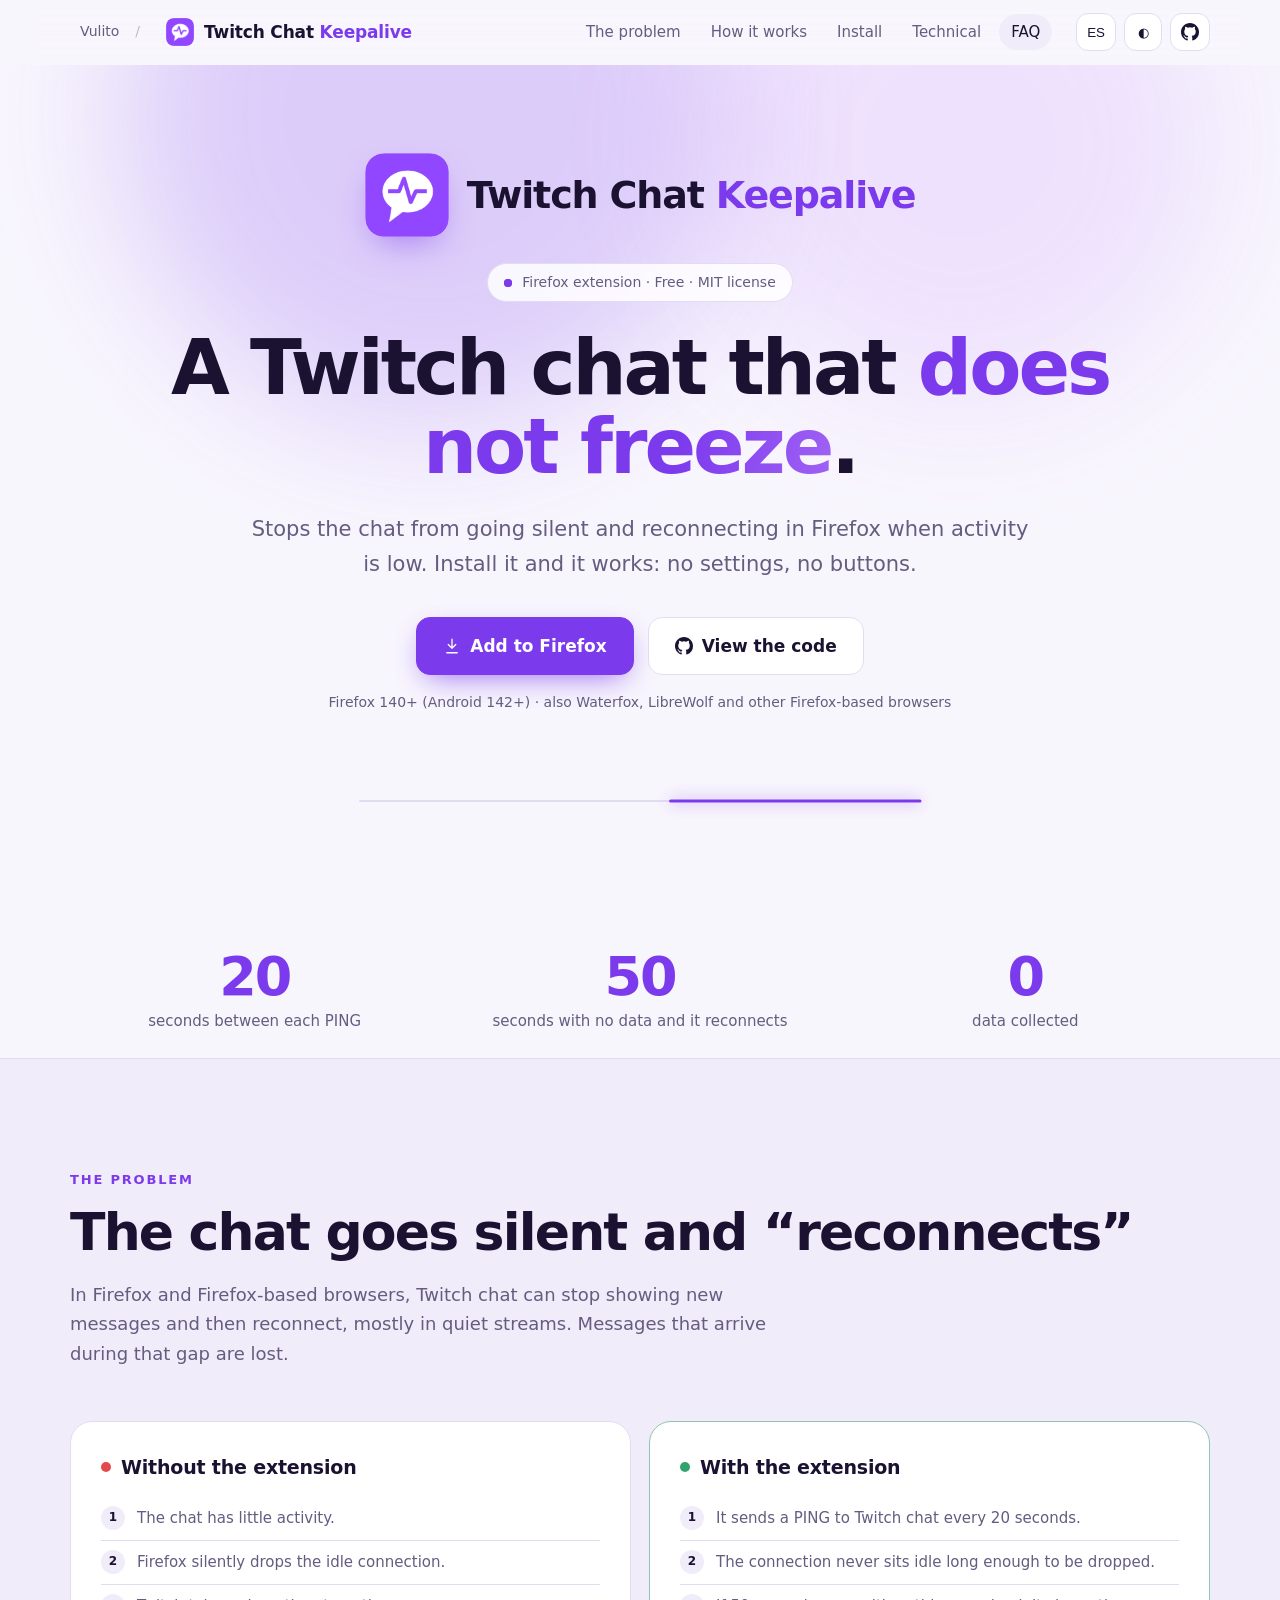
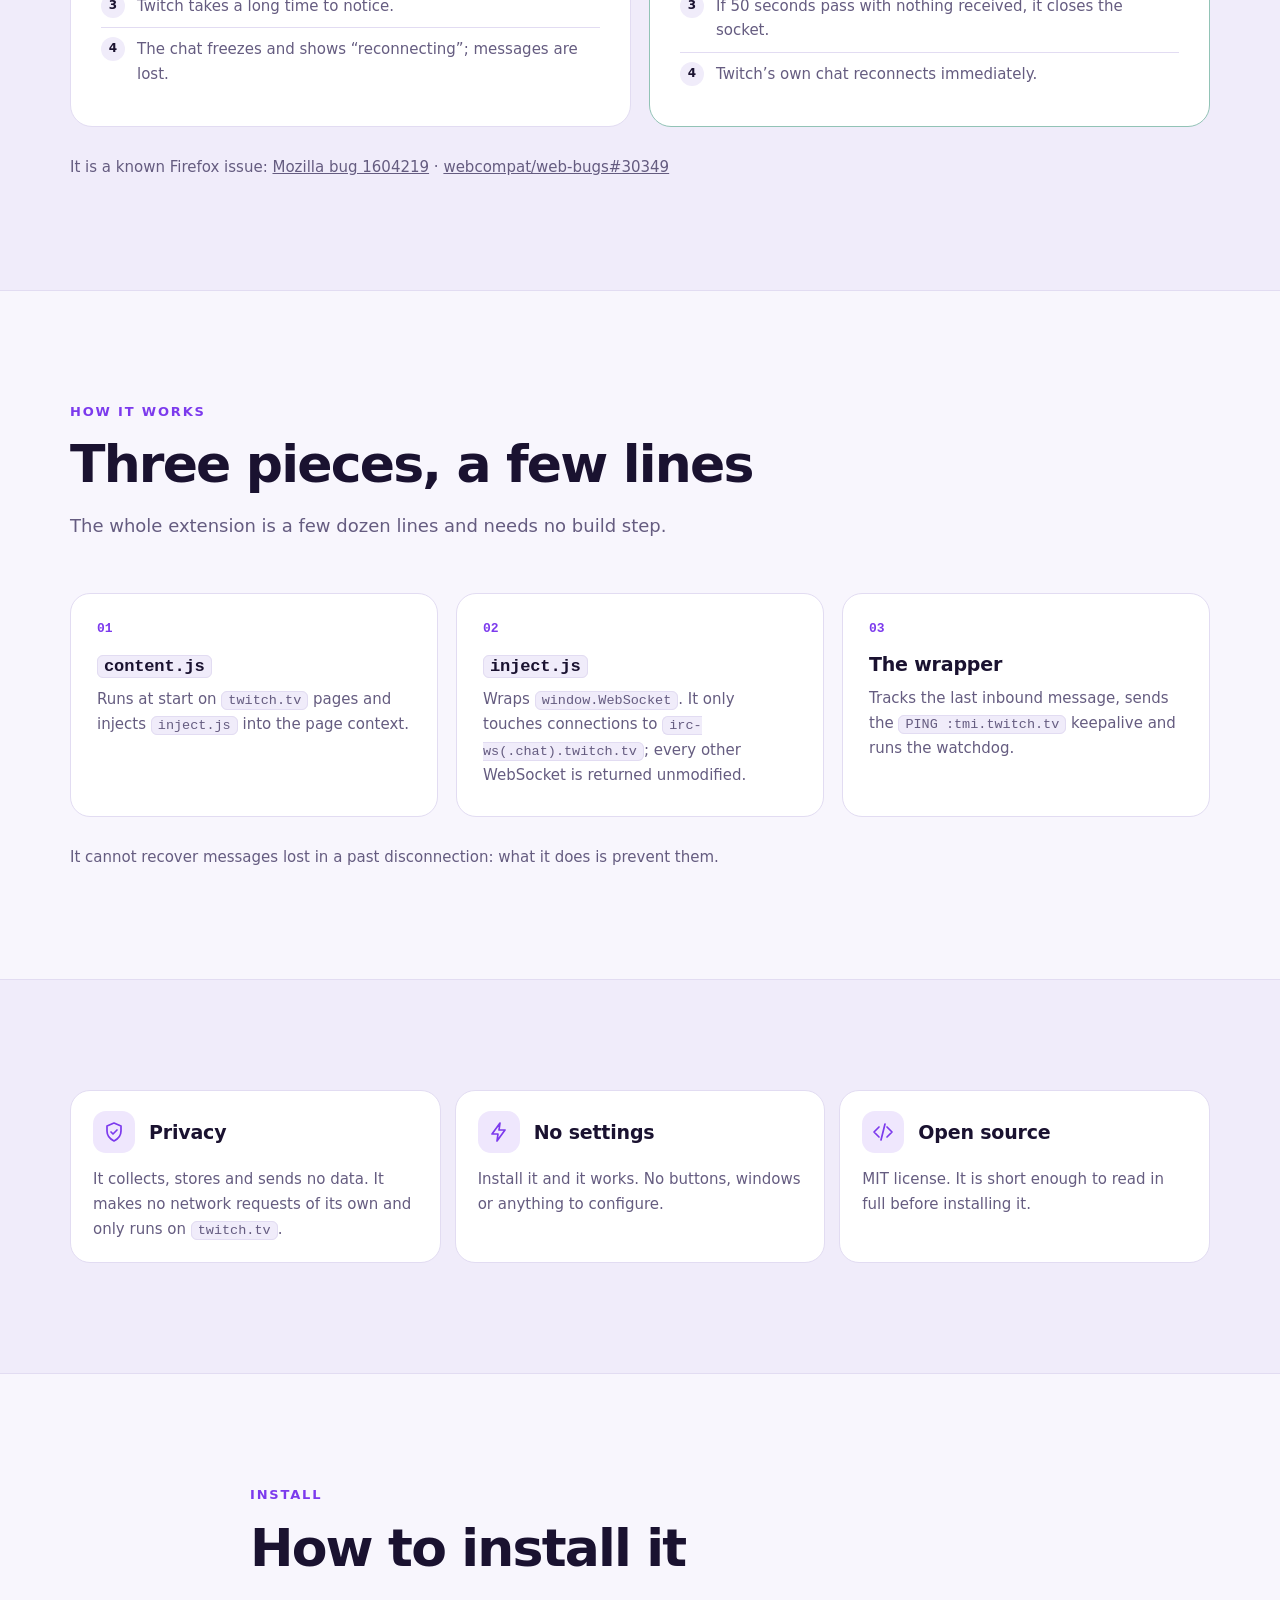
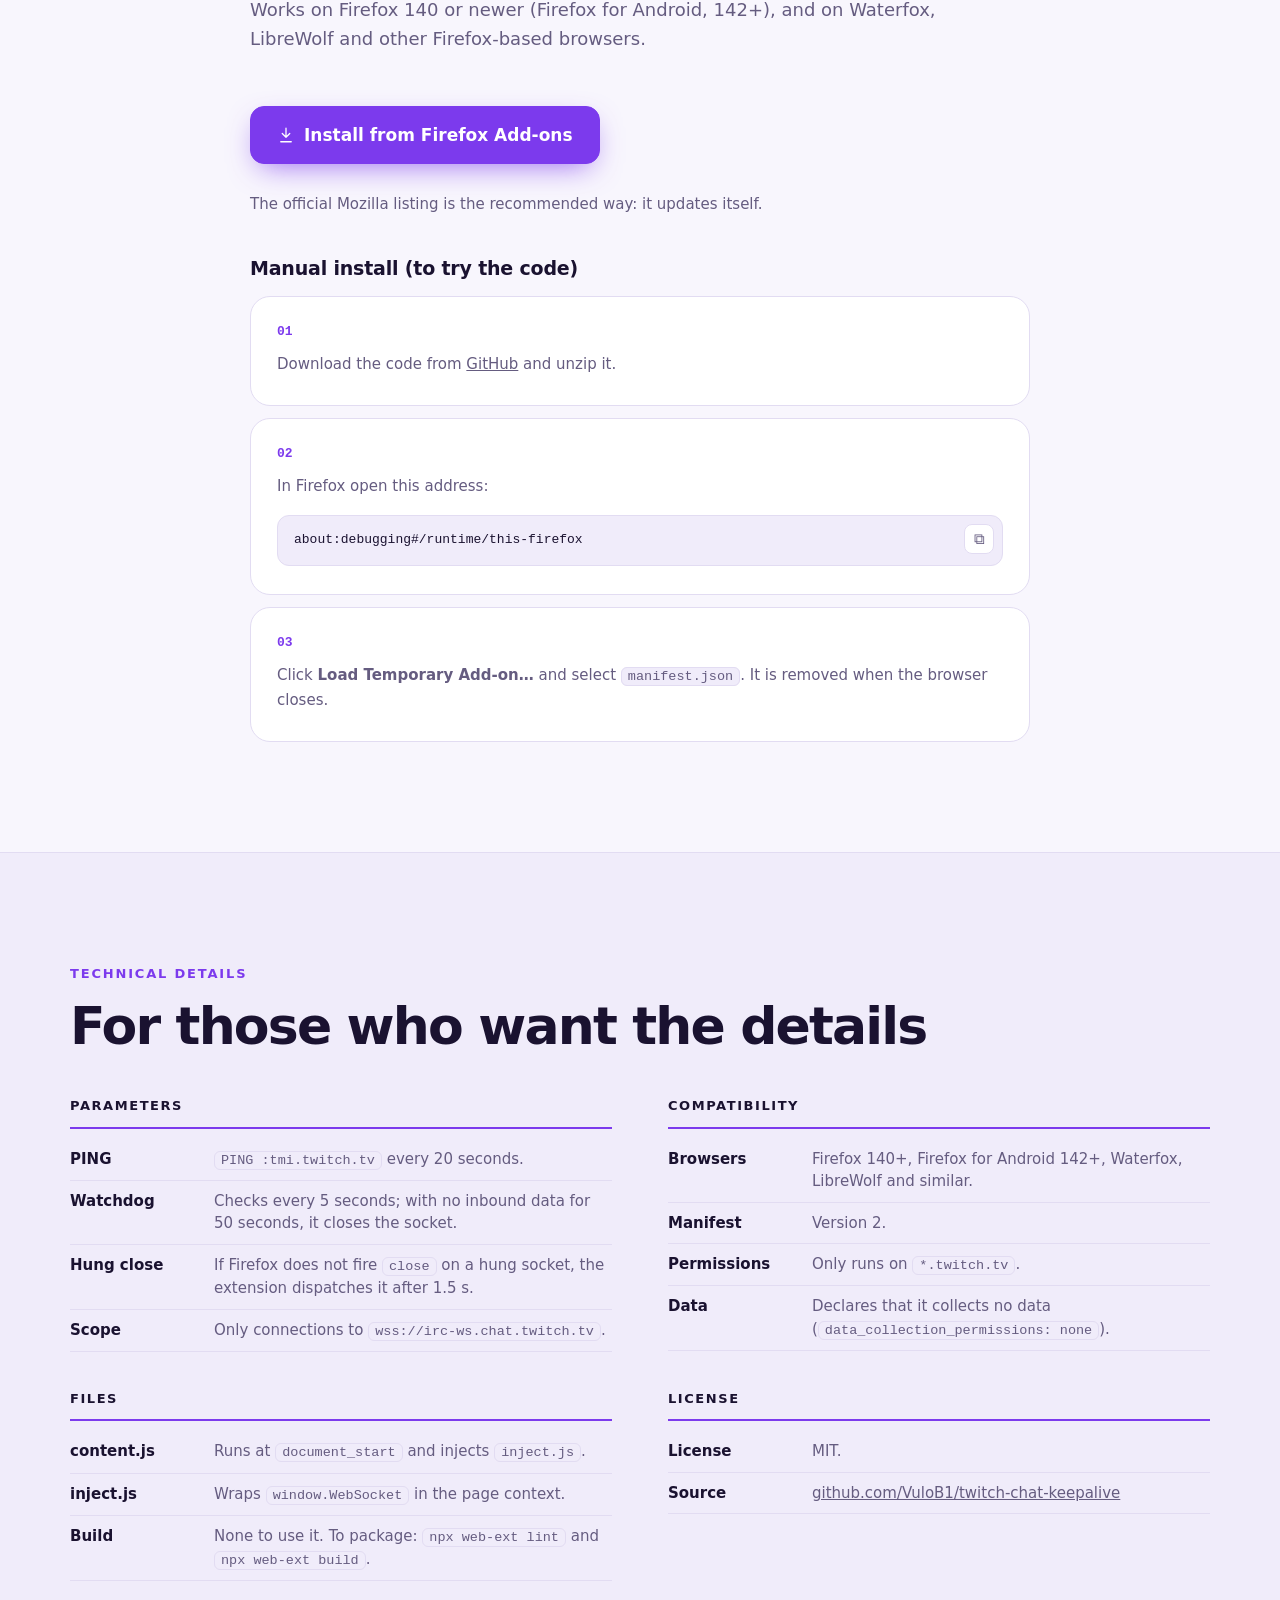
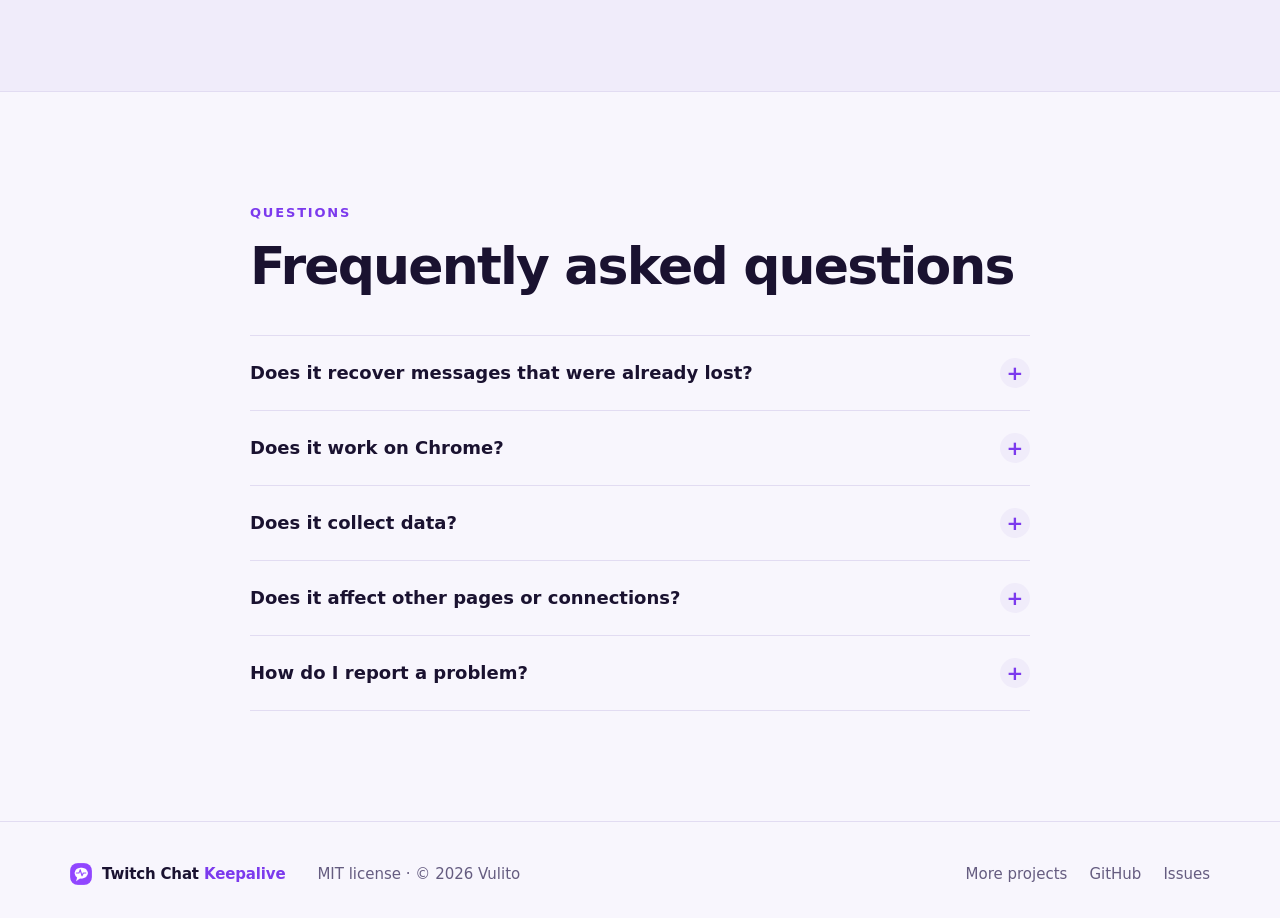
<file: TwitchChatKeepalive/index.html>
<!doctype html>
<html lang="es">
<head>
<meta charset="utf-8">
<meta name="viewport" content="width=device-width, initial-scale=1">
<title>Twitch Chat Keepalive — chat de Twitch sin congelamientos en Firefox</title>
<meta name="description" content="Extensión de Firefox que evita que el chat de Twitch se congele y se reconecte cuando hay poca actividad. Gratis, sin ajustes y sin recopilar datos.">
<meta name="theme-color" content="#100c18">
<meta property="og:title" content="Twitch Chat Keepalive">
<meta property="og:description" content="Extensión de Firefox que evita que el chat de Twitch se congele y se reconecte cuando hay poca actividad. Gratis, sin ajustes y sin recopilar datos.">
<meta property="og:image" content="https://vulob1.github.io/TwitchChatKeepalive/img/banner.png">
<meta property="og:type" content="website">
<link rel="icon" href="favicon.png">
<link rel="apple-touch-icon" href="apple-touch-icon.png">
<link rel="stylesheet" href="../shared/base.css">
<link rel="stylesheet" href="../shared/extra.css">
<style>
  :root { --accent: #7c3aed; --accent-ink: #ffffff; --accent-soft: #efe7fd; --accent2: #c084fc;
    --bg: #f8f6fd; --bg2: #f0ecfa; --card: #ffffff; --ink: #1a1230; --mute: #655c80; --line: #e2dcf2; }
  @media (prefers-color-scheme: dark) { :root:not([data-theme="light"]) { --accent: #a98bff; --accent-ink: #160a33; --accent-soft: #261a47;
    --bg: #100c18; --bg2: #161120; --card: #1b1527; --ink: #f1ecfb; --mute: #a69cc0; --line: #2c2340; } }
  :root[data-theme="dark"] { --accent: #a98bff; --accent-ink: #160a33; --accent-soft: #261a47;
    --bg: #100c18; --bg2: #161120; --card: #1b1527; --ink: #f1ecfb; --mute: #a69cc0; --line: #2c2340; }
</style>
<script>
  try { var t = localStorage.getItem('theme'); if (t) document.documentElement.dataset.theme = t; } catch (e) {}
  document.documentElement.classList.add('js');
</script>
</head>
<body>
<svg width="0" height="0" style="position:absolute" aria-hidden="true"><defs>
<symbol id="i-down" viewBox="0 0 24 24"><path d="M12 3v12m0 0l-5-5m5 5l5-5M5 21h14"/></symbol>
<symbol id="i-user" viewBox="0 0 24 24"><circle cx="12" cy="8" r="4"/><path d="M4 21c0-4.4 3.6-8 8-8s8 3.6 8 8"/></symbol>
<symbol id="i-chat" viewBox="0 0 24 24"><path d="M4 5h16v11H9l-5 4z"/></symbol>
<symbol id="i-mic" viewBox="0 0 24 24"><rect x="9" y="3" width="6" height="12" rx="3"/><path d="M5 11a7 7 0 0 0 14 0M12 18v3"/></symbol>
<symbol id="i-clock" viewBox="0 0 24 24"><circle cx="12" cy="12" r="9"/><path d="M12 7v5l3 2"/></symbol>
<symbol id="i-radio" viewBox="0 0 24 24"><circle cx="12" cy="12" r="2"/><path d="M7.8 7.8a6 6 0 0 0 0 8.4M16.2 7.8a6 6 0 0 1 0 8.4M4.9 4.9a10 10 0 0 0 0 14.2M19.1 4.9a10 10 0 0 1 0 14.2"/></symbol>
<symbol id="i-plug" viewBox="0 0 24 24"><path d="M9 3v5M15 3v5M6 8h12v4a6 6 0 0 1-12 0zM12 18v3"/></symbol>
<symbol id="i-sliders" viewBox="0 0 24 24"><path d="M4 7h16M4 17h16"/><circle cx="9" cy="7" r="2.4"/><circle cx="15" cy="17" r="2.4"/></symbol>
<symbol id="i-lock" viewBox="0 0 24 24"><rect x="5" y="11" width="14" height="10" rx="2"/><path d="M8 11V8a4 4 0 0 1 8 0v3"/></symbol>
<symbol id="i-pulse" viewBox="0 0 24 24"><path d="M3 12h4l2.5-7 4 14 2.5-7h5"/></symbol>
<symbol id="i-shield" viewBox="0 0 24 24"><path d="M12 3l7 3v5c0 5-3 8-7 10-4-2-7-5-7-10V6z"/><path d="M9 12l2 2 4-4"/></symbol>
<symbol id="i-bolt" viewBox="0 0 24 24"><path d="M13 3L5 14h6l-1 7 8-11h-6z"/></symbol>
<symbol id="i-globe" viewBox="0 0 24 24"><circle cx="12" cy="12" r="9"/><path d="M3 12h18M12 3c3 3 3 15 0 18-3-3-3-15 0-18z"/></symbol>
<symbol id="i-code" viewBox="0 0 24 24"><path d="M8 7l-5 5 5 5M16 7l5 5-5 5M14 4l-4 16"/></symbol>
</defs></svg>
<div class="progress" id="progress" aria-hidden="true"></div>
<header class="nav" id="nav">
  <div class="wrap nav-in">
    <a class="crumb" href="../">Vulito</a>
    <a class="brand" href="#top"><img src="img/icon.png" alt="" width="28" height="28"><span>Twitch Chat <b>Keepalive</b></span></a>
    <nav class="links" id="links">
      <a data-i18n="t1" href="#problema">El problema</a>
      <a data-i18n="t2" href="#como">Cómo funciona</a>
      <a data-i18n="t3" href="#instalar">Instalar</a>
      <a data-i18n="t4" href="#tecnico">Técnico</a>
      <a data-i18n="t5" href="#faq">Preguntas</a>
    </nav>
    <div class="tools">
      <button class="chip-btn" id="lang" aria-label="Idioma / Language">EN</button>
      <button class="chip-btn" id="theme" aria-label="Tema / Theme">◐</button>
      <a class="chip-btn" href="https://github.com/VuloB1/twitch-chat-keepalive" aria-label="GitHub"><svg viewBox="0 0 16 16" width="18" height="18" aria-hidden="true"><path fill="currentColor" d="M8 0C3.58 0 0 3.58 0 8c0 3.54 2.29 6.53 5.47 7.59.4.07.55-.17.55-.38 0-.19-.01-.82-.01-1.49-2.01.37-2.53-.49-2.69-.94-.09-.23-.48-.94-.82-1.13-.28-.15-.68-.52-.01-.53.63-.01 1.08.58 1.23.82.72 1.21 1.87.87 2.33.66.07-.52.28-.87.51-1.07-1.78-.2-3.64-.89-3.64-3.95 0-.87.31-1.59.82-2.15-.08-.2-.36-1.02.08-2.12 0 0 .67-.21 2.2.82a7.6 7.6 0 0 1 4 0c1.53-1.04 2.2-.82 2.2-.82.44 1.1.16 1.92.08 2.12.51.56.82 1.27.82 2.15 0 3.07-1.87 3.75-3.65 3.95.29.25.54.73.54 1.48 0 1.07-.01 1.93-.01 2.2 0 .21.15.46.55.38A8.01 8.01 0 0 0 16 8c0-4.42-3.58-8-8-8z"/></svg></a>
    </div>
  </div>
</header>

<main id="top">

<section class="hero">
  <div class="glow g1" aria-hidden="true"></div>
  <div class="glow g2" aria-hidden="true"></div>
  <div class="wrap">
    <div class="logo-hero rise" style="--d:0"><img src="img/icon.png" alt="" width="84" height="84"><span>Twitch Chat <b>Keepalive</b></span></div>
    <p class="eyebrow rise" style="--d:1"><span class="dot"></span><span data-i18n="t6">Extensión para Firefox · Gratis · Licencia MIT</span></p>
    <h1 class="rise" data-i18n-html="t7" style="--d:2">Un chat de Twitch que <em>no se congela</em>.</h1>
    <p class="lead rise" data-i18n="t8" style="--d:3">Evita que el chat se quede sin mensajes y se reconecte en Firefox cuando hay poca actividad. Se instala y funciona: sin ajustes ni botones.</p>
    <div class="cta rise" style="--d:4">
      <a class="btn primary" href="https://addons.mozilla.org/firefox/addon/twitch-chat-keepalive/"><svg class="i" width="18" height="18"><use href="#i-down"/></svg><span data-i18n="t9">Añadir a Firefox</span></a>
      <a class="btn" href="https://github.com/VuloB1/twitch-chat-keepalive"><svg viewBox="0 0 16 16" width="18" height="18" aria-hidden="true"><path fill="currentColor" d="M8 0C3.58 0 0 3.58 0 8c0 3.54 2.29 6.53 5.47 7.59.4.07.55-.17.55-.38 0-.19-.01-.82-.01-1.49-2.01.37-2.53-.49-2.69-.94-.09-.23-.48-.94-.82-1.13-.28-.15-.68-.52-.01-.53.63-.01 1.08.58 1.23.82.72 1.21 1.87.87 2.33.66.07-.52.28-.87.51-1.07-1.78-.2-3.64-.89-3.64-3.95 0-.87.31-1.59.82-2.15-.08-.2-.36-1.02.08-2.12 0 0 .67-.21 2.2.82a7.6 7.6 0 0 1 4 0c1.53-1.04 2.2-.82 2.2-.82.44 1.1.16 1.92.08 2.12.51.56.82 1.27.82 2.15 0 3.07-1.87 3.75-3.65 3.95.29.25.54.73.54 1.48 0 1.07-.01 1.93-.01 2.2 0 .21.15.46.55.38A8.01 8.01 0 0 0 16 8c0-4.42-3.58-8-8-8z"/></svg><span data-i18n="t10">Ver el código</span></a>
    </div>
    <p class="fine rise" data-i18n="t11" style="--d:5">Firefox 140+ (Android 142+) · también Waterfox, LibreWolf y otros basados en Firefox</p>
    <div class="rise" style="--d:6">
      <svg class="beat" viewBox="0 0 560 100" aria-hidden="true"><path class="base" d="M0 50H560"/><path d="M0 50H190l18-34 26 68 24-52 14 18H560"/></svg>
    </div>
  </div>
</section>

<section class="stats">
  <div class="wrap stats-in" style="grid-template-columns: repeat(3, 1fr)">
    <div data-reveal><b data-n="ping"></b><span data-i18n="t12">segundos entre cada PING</span></div>
    <div data-reveal><b data-n="dead"></b><span data-i18n="t13">segundos sin datos y se reconecta</span></div>
    <div data-reveal><b data-n="data"></b><span data-i18n="t14">datos recopilados</span></div>
  </div>
</section>

<section id="problema" class="sec alt">
  <div class="wrap">
    <p class="kicker" data-i18n="t15" data-reveal>El problema</p>
    <h2 data-i18n="t16" data-reveal>El chat se queda mudo y «reconecta»</h2>
    <p class="sub" data-i18n="t17" data-reveal>En Firefox y los navegadores basados en él, el chat de Twitch puede dejar de mostrar mensajes nuevos y luego reconectarse, sobre todo en directos tranquilos. Los mensajes que llegan durante ese hueco se pierden.</p>
    <div class="ba" data-reveal>
      <div class="bad"><h3><span data-i18n="t18">Sin la extensión</span></h3><ol>
        <li data-i18n="t19">El chat tiene poca actividad.</li><li data-i18n="t20">Firefox corta en silencio la conexión inactiva.</li><li data-i18n="t21">Twitch tarda en darse cuenta.</li><li data-i18n="t22">El chat se congela y muestra «reconectando»; se pierden mensajes.</li>
      </ol></div>
      <div class="good"><h3><span data-i18n="t23">Con la extensión</span></h3><ol>
        <li data-i18n="t24">Envía un PING al chat de Twitch cada {ping} segundos.</li><li data-i18n="t25">La conexión nunca queda inactiva el tiempo suficiente para cortarse.</li><li data-i18n="t26">Si pasan {dead} segundos sin recibir nada, cierra el socket.</li><li data-i18n="t27">El propio chat de Twitch se reconecta al instante.</li>
      </ol></div>
    </div>
    <p class="note" data-reveal><span data-i18n="t28">Es un problema conocido de Firefox:</span> <a href="https://bugzilla.mozilla.org/show_bug.cgi?id=1604219">Mozilla bug 1604219</a> · <a href="https://github.com/webcompat/web-bugs/issues/30349">webcompat/web-bugs#30349</a></p>
  </div>
</section>

<section id="como" class="sec">
  <div class="wrap">
    <p class="kicker" data-i18n="t29" data-reveal>Cómo funciona</p>
    <h2 data-i18n="t30" data-reveal>Tres piezas, pocas líneas</h2>
    <p class="sub" data-i18n="t31" data-reveal>Toda la extensión son unas pocas decenas de líneas y no necesita compilación.</p>
    <div class="steps">
      <div data-reveal><h3><code>content.js</code></h3><p data-i18n-html="t32">Corre al inicio en las páginas de <code>twitch.tv</code> e inyecta <code>inject.js</code> en el contexto de la página.</p></div>
      <div data-reveal><h3><code>inject.js</code></h3><p data-i18n-html="t33">Envuelve <code>window.WebSocket</code>. Solo toca las conexiones a <code>irc-ws(.chat).twitch.tv</code>; los demás WebSockets pasan sin cambios.</p></div>
      <div data-reveal><h3><span data-i18n="t34">El envoltorio</span></h3><p data-i18n-html="t35">Anota el último mensaje recibido, manda el <code>PING :tmi.twitch.tv</code> y vigila que la conexión siga viva.</p></div>
    </div>
    <p class="note" data-reveal><span data-i18n="t36">No puede recuperar mensajes perdidos en una desconexión pasada: lo que hace es evitar que ocurran.</span></p>
  </div>
</section>

<section class="sec alt compact">
  <div class="wrap">
    <div class="grid" style="grid-template-columns: repeat(3, 1fr)">
      <article class="card" data-reveal><div class="ch"><svg class="ico" width="26" height="26"><use href="#i-shield"/></svg><h3 data-i18n="t37">Privacidad</h3></div><p data-i18n-html="t38">No recopila, guarda ni envía datos. No hace peticiones propias y solo corre en <code>twitch.tv</code>.</p></article>
      <article class="card" data-reveal><div class="ch"><svg class="ico" width="26" height="26"><use href="#i-bolt"/></svg><h3 data-i18n="t39">Sin ajustes</h3></div><p data-i18n="t40">Se instala y funciona. No hay botones, ventanas ni nada que configurar.</p></article>
      <article class="card" data-reveal><div class="ch"><svg class="ico" width="26" height="26"><use href="#i-code"/></svg><h3 data-i18n="t41">Código abierto</h3></div><p data-i18n="t42">Licencia MIT. Es tan corta que puedes leerla entera antes de instalarla.</p></article>
    </div>
  </div>
</section>

<section id="instalar" class="sec">
  <div class="wrap narrow">
    <p class="kicker" data-i18n="t43" data-reveal>Instalar</p>
    <h2 data-i18n="t44" data-reveal>Cómo instalarla</h2>
    <p class="sub" data-i18n="t45" data-reveal>Funciona en Firefox 140 o más nuevo (Firefox para Android, 142+), y en Waterfox, LibreWolf y otros navegadores basados en Firefox.</p>
    <div class="cta" data-reveal style="justify-content:flex-start; margin: 4px 0 8px">
      <a class="btn primary" href="https://addons.mozilla.org/firefox/addon/twitch-chat-keepalive/"><svg class="i" width="18" height="18"><use href="#i-down"/></svg><span data-i18n="t46">Instalar desde Firefox Add-ons</span></a>
    </div>
    <p class="note" data-reveal><span data-i18n="t47">La ficha oficial en Mozilla es la forma recomendada: se actualiza sola.</span></p>
    <h3 style="margin-top:36px" data-reveal><span data-i18n="t48">Instalación manual (para probar el código)</span></h3>
    <div data-reveal style="margin-top:12px">
      <div class="steps" style="grid-template-columns: 1fr; gap: 12px; border:0">
        <div><p data-i18n-html="t49">Descarga el código desde <a href="https://github.com/VuloB1/twitch-chat-keepalive/archive/refs/heads/main.zip">GitHub</a> y descomprímelo.</p></div>
        <div><p data-i18n="t50">En Firefox abre esta dirección:</p><pre data-copy><code>about:debugging#/runtime/this-firefox</code></pre></div>
        <div><p data-i18n-html="t51">Pulsa <b>Cargar complemento temporal…</b> y elige el archivo <code>manifest.json</code>. Se desactiva al cerrar el navegador.</p></div>
      </div>
    </div>
  </div>
</section>

<section id="tecnico" class="sec tech alt">
  <div class="wrap">
    <p class="kicker" data-i18n="t52" data-reveal>Detalles técnicos</p>
    <h2 data-i18n="t53" data-reveal>Para quien quiere los detalles</h2>
    <div class="tech-grid" style="margin-top:40px">
      <div class="spec" data-reveal>
        <h3 data-i18n="t54">Parámetros</h3>
        <dl>
          <div><dt data-i18n="t55">PING</dt><dd data-i18n-html="t56"><code>PING :tmi.twitch.tv</code> cada {ping} segundos.</dd></div>
          <div><dt data-i18n="t57">Vigilancia</dt><dd data-i18n-html="t58">Revisa cada 5 segundos; sin ningún dato entrante en {dead} segundos, cierra el socket.</dd></div>
          <div><dt data-i18n="t59">Cierre colgado</dt><dd data-i18n-html="t60">Si Firefox no dispara el evento <code>close</code> de un socket colgado, la extensión lo dispara a mano a los 1,5 s.</dd></div>
          <div><dt data-i18n="t61">Alcance</dt><dd data-i18n-html="t62">Solo conexiones a <code>wss://irc-ws.chat.twitch.tv</code>.</dd></div>
        </dl>
      </div>
      <div class="spec" data-reveal>
        <h3 data-i18n="t63">Compatibilidad</h3>
        <dl>
          <div><dt data-i18n="t64">Navegadores</dt><dd data-i18n-html="t65">Firefox 140+, Firefox para Android 142+, Waterfox, LibreWolf y similares.</dd></div>
          <div><dt data-i18n="t66">Manifest</dt><dd data-i18n-html="t67">Versión 2.</dd></div>
          <div><dt data-i18n="t68">Permisos</dt><dd data-i18n-html="t69">Solo se ejecuta en <code>*.twitch.tv</code>.</dd></div>
          <div><dt data-i18n="t70">Datos</dt><dd data-i18n-html="t71">Declara que no recopila datos (<code>data_collection_permissions: none</code>).</dd></div>
        </dl>
      </div>
      <div class="spec" data-reveal>
        <h3 data-i18n="t72">Archivos</h3>
        <dl>
          <div><dt data-i18n="t73">content.js</dt><dd data-i18n-html="t74">Se ejecuta en <code>document_start</code> e inyecta <code>inject.js</code>.</dd></div>
          <div><dt data-i18n="t75">inject.js</dt><dd data-i18n-html="t76">Envuelve <code>window.WebSocket</code> en el contexto de la página.</dd></div>
          <div><dt data-i18n="t77">Compilación</dt><dd data-i18n-html="t78">Ninguna para usarla. Para empaquetar: <code>npx web-ext lint</code> y <code>npx web-ext build</code>.</dd></div>
        </dl>
      </div>
      <div class="spec" data-reveal>
        <h3 data-i18n="t79">Licencia</h3>
        <dl>
          <div><dt data-i18n="t80">Licencia</dt><dd data-i18n-html="t81">MIT.</dd></div>
          <div><dt data-i18n="t82">Código</dt><dd data-i18n-html="t83"><a href="https://github.com/VuloB1/twitch-chat-keepalive">github.com/VuloB1/twitch-chat-keepalive</a></dd></div>
        </dl>
      </div>
    </div>
  </div>
</section>

<section id="faq" class="sec">
  <div class="wrap narrow">
    <p class="kicker" data-i18n="t84" data-reveal>Dudas</p>
    <h2 data-i18n="t85" data-reveal>Preguntas frecuentes</h2>
    <div class="faq" data-reveal>
      <details><summary data-i18n="t86">¿Recupera los mensajes que ya se perdieron?</summary><div><p data-i18n-html="t87">No. Evita las desconexiones para que no se pierdan, pero no puede recuperar lo que se perdió antes.</p></div></details>
      <details><summary data-i18n="t88">¿Funciona en Chrome?</summary><div><p data-i18n-html="t89">No hace falta: el problema es de Firefox y esta extensión es solo para Firefox y los navegadores basados en él.</p></div></details>
      <details><summary data-i18n="t90">¿Recopila datos?</summary><div><p data-i18n-html="t91">No. No recopila, guarda ni envía nada, y no hace peticiones de red propias.</p></div></details>
      <details><summary data-i18n="t92">¿Afecta a otras páginas o conexiones?</summary><div><p data-i18n-html="t93">No. Solo se ejecuta en twitch.tv y solo toca el WebSocket del chat; cualquier otra conexión pasa sin cambios.</p></div></details>
      <details><summary data-i18n="t94">¿Cómo reporto un problema?</summary><div><p data-i18n-html="t95">Abre un issue en <a href="https://github.com/VuloB1/twitch-chat-keepalive/issues">GitHub</a>.</p></div></details>
    </div>
  </div>
</section>
</main>

<footer class="foot">
  <div class="wrap foot-in">
    <span class="brand"><img src="img/icon.png" alt="" width="22" height="22"><span>Twitch Chat <b>Keepalive</b></span></span>
    <span data-i18n="t96">Licencia MIT · © 2026 Vulito</span>
    <span class="flinks">
      <a data-i18n="t97" href="../">Más proyectos</a>
      <a href="https://github.com/VuloB1/twitch-chat-keepalive">GitHub</a>
      <a href="https://github.com/VuloB1/twitch-chat-keepalive/issues">Issues</a>
    </span>
  </div>
</footer>

<script>
  window.EN = {
 "t1": "The problem",
 "t2": "How it works",
 "t3": "Install",
 "t4": "Technical",
 "t5": "FAQ",
 "t6": "Firefox extension · Free · MIT license",
 "t7": "A Twitch chat that <em>does not freeze</em>.",
 "t8": "Stops the chat from going silent and reconnecting in Firefox when activity is low. Install it and it works: no settings, no buttons.",
 "t9": "Add to Firefox",
 "t10": "View the code",
 "t11": "Firefox 140+ (Android 142+) · also Waterfox, LibreWolf and other Firefox-based browsers",
 "t12": "seconds between each PING",
 "t13": "seconds with no data and it reconnects",
 "t14": "data collected",
 "t15": "The problem",
 "t16": "The chat goes silent and “reconnects”",
 "t17": "In Firefox and Firefox-based browsers, Twitch chat can stop showing new messages and then reconnect, mostly in quiet streams. Messages that arrive during that gap are lost.",
 "t18": "Without the extension",
 "t19": "The chat has little activity.",
 "t20": "Firefox silently drops the idle connection.",
 "t21": "Twitch takes a long time to notice.",
 "t22": "The chat freezes and shows “reconnecting”; messages are lost.",
 "t23": "With the extension",
 "t24": "It sends a PING to Twitch chat every {ping} seconds.",
 "t25": "The connection never sits idle long enough to be dropped.",
 "t26": "If {dead} seconds pass with nothing received, it closes the socket.",
 "t27": "Twitch’s own chat reconnects immediately.",
 "t28": "It is a known Firefox issue:",
 "t29": "How it works",
 "t30": "Three pieces, a few lines",
 "t31": "The whole extension is a few dozen lines and needs no build step.",
 "t32": "Runs at start on <code>twitch.tv</code> pages and injects <code>inject.js</code> into the page context.",
 "t33": "Wraps <code>window.WebSocket</code>. It only touches connections to <code>irc-ws(.chat).twitch.tv</code>; every other WebSocket is returned unmodified.",
 "t34": "The wrapper",
 "t35": "Tracks the last inbound message, sends the <code>PING :tmi.twitch.tv</code> keepalive and runs the watchdog.",
 "t36": "It cannot recover messages lost in a past disconnection: what it does is prevent them.",
 "t37": "Privacy",
 "t38": "It collects, stores and sends no data. It makes no network requests of its own and only runs on <code>twitch.tv</code>.",
 "t39": "No settings",
 "t40": "Install it and it works. No buttons, windows or anything to configure.",
 "t41": "Open source",
 "t42": "MIT license. It is short enough to read in full before installing it.",
 "t43": "Install",
 "t44": "How to install it",
 "t45": "Works on Firefox 140 or newer (Firefox for Android, 142+), and on Waterfox, LibreWolf and other Firefox-based browsers.",
 "t46": "Install from Firefox Add-ons",
 "t47": "The official Mozilla listing is the recommended way: it updates itself.",
 "t48": "Manual install (to try the code)",
 "t49": "Download the code from <a href=\"https://github.com/VuloB1/twitch-chat-keepalive/archive/refs/heads/main.zip\">GitHub</a> and unzip it.",
 "t50": "In Firefox open this address:",
 "t51": "Click <b>Load Temporary Add-on…</b> and select <code>manifest.json</code>. It is removed when the browser closes.",
 "t52": "Technical details",
 "t53": "For those who want the details",
 "t54": "Parameters",
 "t55": "PING",
 "t56": "<code>PING :tmi.twitch.tv</code> every {ping} seconds.",
 "t57": "Watchdog",
 "t58": "Checks every 5 seconds; with no inbound data for {dead} seconds, it closes the socket.",
 "t59": "Hung close",
 "t60": "If Firefox does not fire <code>close</code> on a hung socket, the extension dispatches it after 1.5 s.",
 "t61": "Scope",
 "t62": "Only connections to <code>wss://irc-ws.chat.twitch.tv</code>.",
 "t63": "Compatibility",
 "t64": "Browsers",
 "t65": "Firefox 140+, Firefox for Android 142+, Waterfox, LibreWolf and similar.",
 "t66": "Manifest",
 "t67": "Version 2.",
 "t68": "Permissions",
 "t69": "Only runs on <code>*.twitch.tv</code>.",
 "t70": "Data",
 "t71": "Declares that it collects no data (<code>data_collection_permissions: none</code>).",
 "t72": "Files",
 "t73": "content.js",
 "t74": "Runs at <code>document_start</code> and injects <code>inject.js</code>.",
 "t75": "inject.js",
 "t76": "Wraps <code>window.WebSocket</code> in the page context.",
 "t77": "Build",
 "t78": "None to use it. To package: <code>npx web-ext lint</code> and <code>npx web-ext build</code>.",
 "t79": "License",
 "t80": "License",
 "t81": "MIT.",
 "t82": "Source",
 "t83": "<a href=\"https://github.com/VuloB1/twitch-chat-keepalive\">github.com/VuloB1/twitch-chat-keepalive</a>",
 "t84": "Questions",
 "t85": "Frequently asked questions",
 "t86": "Does it recover messages that were already lost?",
 "t87": "No. It prevents the disconnections so messages are not lost, but it cannot recover what was lost before.",
 "t88": "Does it work on Chrome?",
 "t89": "It is not needed: the problem is Firefox’s and this extension is only for Firefox and browsers based on it.",
 "t90": "Does it collect data?",
 "t91": "No. It collects, stores and sends nothing, and makes no network requests of its own.",
 "t92": "Does it affect other pages or connections?",
 "t93": "No. It only runs on twitch.tv and only touches the chat WebSocket; every other connection is left unmodified.",
 "t94": "How do I report a problem?",
 "t95": "Open an issue on <a href=\"https://github.com/VuloB1/twitch-chat-keepalive/issues\">GitHub</a>.",
 "t96": "MIT license · © 2026 Vulito",
 "t97": "More projects",
 "page.title": "Twitch Chat Keepalive — Twitch chat that does not freeze on Firefox"
};
  window.NUMBERS = {"ping": 20, "dead": 50, "data": 0};
</script>
<script src="../shared/site.js"></script>
</body>
</html>
</file>
<file: shared/base.css>
:root {
  --bg: #fbf8f5; --bg2: #f4efe9; --card: #ffffff; --ink: #1d1814; --mute: #6c625a; --line: #e8dfd6;
  --accent: #ff6a13; --accent-ink: #ffffff; --accent-soft: #fff0e6;
  --shadow: 0 30px 80px -30px rgba(90,45,10,.35);
  --r: 20px; --ease: cubic-bezier(.2,.7,.2,1);
}
@media (prefers-color-scheme: dark) {
  :root:not([data-theme="light"]) {
    --bg: #14100d; --bg2: #1a1511; --card: #1f1915; --ink: #f4eee8; --mute: #a69a8f; --line: #2e2620;
    --accent-soft: #3a2314; --shadow: 0 30px 80px -30px rgba(0,0,0,.8);
  }
}
:root[data-theme="dark"] {
  --bg: #14100d; --bg2: #1a1511; --card: #1f1915; --ink: #f4eee8; --mute: #a69a8f; --line: #2e2620;
  --accent-soft: #3a2314; --shadow: 0 30px 80px -30px rgba(0,0,0,.8);
}

* { box-sizing: border-box; }
html { scroll-behavior: smooth; scroll-padding-top: 76px; }
body {
  margin: 0; background: var(--bg); color: var(--ink);
  font: 17px/1.65 system-ui, -apple-system, "Segoe UI", Roboto, "Noto Sans", sans-serif;
  -webkit-font-smoothing: antialiased; overflow-x: hidden;
  transition: background .3s, color .3s;
}
img { max-width: 100%; height: auto; display: block; }
a { color: inherit; }
b { font-weight: 650; }
.wrap { width: min(1140px, 100% - 40px); margin-inline: auto; }
.narrow { width: min(780px, 100% - 40px); }
.i, .ico { fill: none; stroke: currentColor; stroke-width: 1.7; stroke-linecap: round; stroke-linejoin: round; }

/* progreso de lectura */
.progress { position: fixed; inset: 0 0 auto 0; height: 3px; z-index: 30; transform-origin: 0 50%; transform: scaleX(0); background: linear-gradient(90deg, #ff9a3c, var(--accent)); }

/* nav */
.nav { position: sticky; top: 0; z-index: 20; backdrop-filter: blur(16px) saturate(1.4); background: color-mix(in srgb, var(--bg) 75%, transparent); border-bottom: 1px solid transparent; transition: border-color .3s, background .3s; }
.nav.scrolled { border-bottom-color: var(--line); }
.nav-in { display: flex; align-items: center; gap: 24px; height: 64px; }
.brand { display: inline-flex; align-items: center; gap: 10px; text-decoration: none; font-weight: 600; letter-spacing: -.01em; }
.brand b { color: var(--accent); }
.brand img { border-radius: 8px; transition: transform .5s var(--ease); }
.brand:hover img { transform: rotate(-8deg) scale(1.08); }
.links { display: flex; gap: 6px; margin-left: auto; }
.links a { position: relative; padding: 6px 12px; border-radius: 99px; text-decoration: none; color: var(--mute); font-size: 15px; transition: color .2s, background .2s; }
.links a:hover { color: var(--ink); }
.links a.on { color: var(--ink); background: var(--bg2); }
.tools { display: flex; gap: 8px; }
.chip-btn { display: inline-grid; place-items: center; min-width: 38px; height: 38px; padding: 0 10px; border: 1px solid var(--line); border-radius: 12px; background: var(--card); color: var(--ink); font: 600 13px/1 inherit; cursor: pointer; text-decoration: none; transition: border-color .2s, transform .2s var(--ease); }
.chip-btn:hover { border-color: var(--accent); transform: translateY(-1px); }
@media (max-width: 800px) { .links { display: none; } .tools { margin-left: auto; } }

/* aparición */
.js .rise { opacity: 0; transform: translateY(24px); animation: rise .9s var(--ease) forwards; animation-delay: calc(var(--d, 0) * 110ms + 100ms); }
@keyframes rise { to { opacity: 1; transform: none; } }
.js [data-reveal] { opacity: 0; transform: translateY(28px); transition: opacity .8s var(--ease), transform .8s var(--ease); transition-delay: var(--rd, 0ms); }
.js [data-reveal].in { opacity: 1; transform: none; }

/* hero */
.hero { position: relative; overflow: hidden; padding: 88px 0 40px; text-align: center; }
.glow { position: absolute; border-radius: 50%; filter: blur(70px); opacity: .55; pointer-events: none; }
.g1 { width: 620px; height: 620px; left: 50%; top: -260px; margin-left: -520px; background: color-mix(in srgb, var(--accent) 40%, transparent); animation: drift 18s ease-in-out infinite alternate; }
.g2 { width: 520px; height: 520px; left: 50%; top: -180px; margin-left: 60px; background: color-mix(in srgb, var(--accent2, #ffb35c) 32%, transparent); animation: drift 22s ease-in-out infinite alternate-reverse; }
@keyframes drift { from { transform: translate(0,0) scale(1); } to { transform: translate(60px, 50px) scale(1.15); } }
.hero .wrap { position: relative; }
.eyebrow { display: inline-flex; align-items: center; gap: 10px; margin: 0 0 26px; padding: 7px 16px; border: 1px solid var(--line); border-radius: 99px; background: color-mix(in srgb, var(--card) 85%, transparent); font-size: 14px; color: var(--mute); backdrop-filter: blur(6px); }
.dot { position: relative; width: 8px; height: 8px; border-radius: 50%; background: var(--accent); }
.dot::after { content: ""; position: absolute; inset: 0; border-radius: 50%; background: var(--accent); animation: ping 2.2s ease-out infinite; }
@keyframes ping { from { transform: scale(1); opacity: .7; } to { transform: scale(3.2); opacity: 0; } }
h1 { margin: 0 auto; max-width: 13em; font-size: clamp(40px, 7vw, 76px); line-height: 1.04; letter-spacing: -.04em; font-weight: 750; }
h1 em { font-style: normal; color: var(--accent); background: linear-gradient(100deg, var(--accent) 30%, var(--accent2, #ffb35c) 50%, var(--accent) 70%) 0 0/250% 100%; -webkit-background-clip: text; background-clip: text; -webkit-text-fill-color: transparent; animation: shine 6s ease-in-out infinite; }
@keyframes shine { 0%, 40% { background-position: 100% 0; } 80%, 100% { background-position: 0 0; } }
.lead { margin: 26px auto 0; max-width: 38em; font-size: clamp(18px, 2vw, 21px); color: var(--mute); }
.cta { display: flex; justify-content: center; flex-wrap: wrap; gap: 14px; margin-top: 36px; }
.btn { display: inline-flex; align-items: center; gap: 9px; padding: 14px 26px; border: 1px solid var(--line); border-radius: 14px; background: var(--card); color: var(--ink); font-weight: 600; text-decoration: none; transition: transform .25s var(--ease), border-color .2s, box-shadow .25s; }
.btn:hover { transform: translateY(-2px); border-color: var(--accent); }
.btn.primary { background: var(--accent); border-color: var(--accent); color: var(--accent-ink); box-shadow: 0 10px 30px -10px color-mix(in srgb, var(--accent) 80%, transparent); }
.btn.primary:hover { box-shadow: 0 16px 36px -10px color-mix(in srgb, var(--accent) 90%, transparent); }
.btn.primary .i { animation: bob 2.4s ease-in-out infinite; }
@keyframes bob { 50% { transform: translateY(3px); } }
.btn small { opacity: .75; font-weight: 500; }
.fine { margin: 16px 0 0; font-size: 14px; color: var(--mute); }

.stage { perspective: 1400px; margin-top: 64px; }
.window { margin: 0; border: 1px solid var(--line); border-radius: 16px; overflow: hidden; background: var(--card); box-shadow: var(--shadow); }
.window .bar { display: flex; gap: 7px; padding: 12px 16px; border-bottom: 1px solid var(--line); background: var(--bg2); }
.window .bar i { width: 11px; height: 11px; border-radius: 50%; background: var(--line); }
.hero-shot { max-width: 1040px; margin: 0 auto; transform-origin: 50% 0; transform: rotateX(var(--tilt, 14deg)) translateY(var(--lift, 0px)) scale(var(--sc, .96)); will-change: transform; }

/* números */
.stats { padding: 56px 0 24px; }
.stats-in { display: grid; grid-template-columns: repeat(5, 1fr); gap: 16px; text-align: center; }
.stats b { display: block; font-size: clamp(34px, 5vw, 54px); line-height: 1.1; letter-spacing: -.04em; color: var(--accent); font-variant-numeric: tabular-nums; }
.stats span { font-size: 15px; color: var(--mute); }
@media (max-width: 700px) { .stats-in { grid-template-columns: repeat(3, 1fr); row-gap: 28px; } }

/* secciones */
.sec { padding: 110px 0; }
.sec.alt { background: var(--bg2); border-block: 1px solid var(--line); }
.kicker { margin: 0 0 14px; font-size: 13px; font-weight: 700; letter-spacing: .14em; text-transform: uppercase; color: var(--accent); }
h2 { margin: 0; font-size: clamp(32px, 4.6vw, 52px); letter-spacing: -.035em; line-height: 1.1; }
.sub { margin: 18px 0 52px; color: var(--mute); max-width: 40em; font-size: 18px; }
h3 { margin: 0 0 8px; font-size: 19px; letter-spacing: -.01em; }

/* tarjetas */
.grid { display: grid; grid-template-columns: repeat(3, 1fr); gap: 18px; }
.card { position: relative; padding: 26px 28px; border: 1px solid var(--line); border-radius: var(--r); background: var(--card); transition: transform .35s var(--ease), border-color .25s, box-shadow .35s; }
.card p { margin: 0; color: var(--mute); font-size: 16px; }
.card.wide { grid-column: span 2; }
.ch { display: flex; align-items: center; gap: 14px; margin-bottom: 14px; }
.ch h3 { margin: 0; }
.ico { flex: none; display: block; padding: 9px; width: 42px; height: 42px; border-radius: 13px; background: var(--accent-soft); color: var(--accent); transition: transform .4s var(--ease); }
.card:hover { transform: translateY(-4px); border-color: color-mix(in srgb, var(--accent) 50%, var(--line)); box-shadow: 0 24px 50px -28px rgba(0,0,0,.35); }
.card:hover .ico { transform: scale(1.1) rotate(-6deg); }
.spot::before { content: ""; position: absolute; inset: 0; border-radius: inherit; pointer-events: none; opacity: 0; transition: opacity .3s; background: radial-gradient(360px circle at var(--mx, 50%) var(--my, 50%), color-mix(in srgb, var(--accent) 14%, transparent), transparent 60%); }
.spot:hover::before { opacity: 1; }
@media (max-width: 880px) { .grid { grid-template-columns: 1fr 1fr; } }
@media (max-width: 580px) { .grid { grid-template-columns: 1fr; } .card.wide { grid-column: auto; } }

/* capturas */
.showcase { display: grid; grid-template-columns: 300px 1fr; gap: 32px; align-items: start; }
.tabs { display: grid; gap: 6px; position: sticky; top: 90px; }
.tabs button { position: relative; text-align: left; padding: 14px 18px; border: 1px solid transparent; border-radius: 14px; background: transparent; color: var(--mute); font: inherit; cursor: pointer; transition: background .25s, color .25s, border-color .25s; }
.tabs button b { display: block; font-size: 16px; color: var(--ink); }
.tabs button span { display: block; max-height: 0; overflow: hidden; opacity: 0; font-size: 14px; line-height: 1.45; transition: max-height .4s var(--ease), opacity .3s, margin .3s; }
.tabs button:hover { background: color-mix(in srgb, var(--card) 70%, transparent); }
.tabs button.on { background: var(--card); border-color: var(--line); box-shadow: 0 10px 30px -20px rgba(0,0,0,.4); }
.tabs button.on::before { content: ""; position: absolute; left: -1px; top: 14px; bottom: 14px; width: 3px; border-radius: 3px; background: var(--accent); }
.tabs button.on span { max-height: 60px; opacity: 1; margin-top: 4px; }
.big { width: 100%; }
.swap { position: relative; aspect-ratio: 1280 / 800; background: var(--bg2); }
.swap img, .swap video { position: absolute; inset: 0; width: 100%; height: 100%; opacity: 0; transform: scale(1.015); transition: opacity .55s var(--ease), transform .8s var(--ease); }
.swap .show { opacity: 1; transform: none; }
@media (max-width: 900px) {
  .showcase { grid-template-columns: 1fr; gap: 20px; }
  .tabs { position: static; display: flex; overflow-x: auto; gap: 8px; padding-bottom: 4px; scrollbar-width: none; }
  .tabs::-webkit-scrollbar { display: none; }
  .tabs button { flex: none; padding: 10px 16px; border-color: var(--line); background: var(--card); }
  .tabs button span, .tabs button.on span { display: none; }
  .tabs button.on { background: var(--accent); border-color: var(--accent); }
  .tabs button.on b { color: var(--accent-ink); }
  .tabs button.on::before { display: none; }
}

/* editor */
.split { display: grid; grid-template-columns: 1fr 1.25fr; gap: 64px; align-items: start; }
.side { position: sticky; top: 110px; }
.side .sub { margin-bottom: 0; }
.rows { display: grid; }
.row { display: grid; grid-template-columns: 52px 1fr; gap: 18px; padding: 26px 0; border-top: 1px solid var(--line); transition: padding .35s var(--ease); }
.row:last-child { border-bottom: 1px solid var(--line); }
.row .n { font: 600 14px/1.9 ui-monospace, Consolas, monospace; color: var(--accent); opacity: .7; transition: opacity .25s; }
.row p { margin: 0; color: var(--mute); }
.row b { color: var(--ink); }
.row:hover { padding-left: 12px; }
.row:hover .n { opacity: 1; }
@media (max-width: 900px) { .split { grid-template-columns: 1fr; gap: 36px; } .side { position: static; } }

/* formatos */
.fmt { display: grid; gap: 34px; margin-top: 44px; }
.fmt h3 { color: var(--mute); font-size: 14px; letter-spacing: .1em; text-transform: uppercase; margin-bottom: 14px; }
.chips { display: flex; flex-wrap: wrap; gap: 10px; margin: 0; }
.chips span { padding: 8px 18px; border: 1px solid var(--line); border-radius: 99px; background: var(--card); font-size: 15px; transition: transform .25s var(--ease), border-color .2s, color .2s; }
.chips span:hover { transform: translateY(-2px); border-color: var(--accent); color: var(--accent); }

/* descargas */
.dl-grid { display: grid; grid-template-columns: repeat(2, 1fr); gap: 18px; }
.dl { display: flex; flex-direction: column; gap: 4px; }
.dl.hl { border-color: var(--accent); box-shadow: 0 0 0 4px var(--accent-soft); }
.dl p { flex: 1; margin-bottom: 18px; }
.dl .btn { align-self: flex-start; }
.tag { align-self: flex-start; margin-bottom: 10px; padding: 4px 12px; border-radius: 99px; background: var(--accent-soft); color: var(--accent); font-size: 12px; font-weight: 700; letter-spacing: .02em; }
pre { margin: 16px 0 0; padding: 14px 16px; border-radius: 12px; background: var(--bg2); border: 1px solid var(--line); overflow-x: auto; font-size: 13px; line-height: 1.6; }
code { font-family: ui-monospace, "Cascadia Code", Consolas, monospace; }
.note { margin: 32px 0 0; color: var(--mute); font-size: 15px; max-width: 52em; }
body[data-os="linux"] .dl[data-os="win"] { order: 1; opacity: .9; }
body[data-os="win"] .dl[data-os="linux"] { order: 1; opacity: .9; }
@media (max-width: 760px) { .dl-grid { grid-template-columns: 1fr; } }

/* abierto */
.two { display: grid; grid-template-columns: 1.2fr 1fr; gap: 64px; align-items: center; }
.two p { color: var(--mute); }
.facts { list-style: none; margin: 0; padding: 0; display: grid; gap: 14px; }
.facts li { padding: 18px 22px; border: 1px solid var(--line); border-radius: 16px; background: var(--card); transition: transform .3s var(--ease), border-color .2s; }
.facts li:hover { transform: translateX(6px); border-color: var(--accent); }
.facts b { display: block; }
.facts span { color: var(--mute); font-size: 15px; }
@media (max-width: 800px) { .two { grid-template-columns: 1fr; gap: 36px; } }

/* faq */
.faq { margin-top: 40px; border-top: 1px solid var(--line); }
details { border-bottom: 1px solid var(--line); }
summary { cursor: pointer; padding: 22px 0; font-weight: 600; font-size: 18px; list-style: none; display: flex; justify-content: space-between; align-items: center; gap: 16px; transition: color .2s; }
summary::-webkit-details-marker { display: none; }
summary:hover { color: var(--accent); }
summary::after { content: "+"; display: grid; place-items: center; flex: none; width: 30px; height: 30px; border-radius: 50%; background: var(--bg2); color: var(--accent); font-size: 20px; line-height: 1; transition: transform .35s var(--ease), background .2s; }
details[open] summary::after { transform: rotate(135deg); background: var(--accent-soft); }
details > div { display: grid; grid-template-rows: 0fr; transition: grid-template-rows .4s var(--ease); }
details[open] > div { grid-template-rows: 1fr; }
details > div > p { overflow: hidden; margin: 0; color: var(--mute); }
details[open] > div > p { padding-bottom: 24px; }

/* pie */
.foot { padding: 40px 0; border-top: 1px solid var(--line); color: var(--mute); font-size: 15px; }
.foot-in { display: flex; flex-wrap: wrap; align-items: center; gap: 16px 32px; }
.foot .brand { color: var(--ink); }
.flinks { margin-left: auto; display: flex; flex-wrap: wrap; gap: 8px 22px; }
.flinks a { text-decoration: none; transition: color .2s; }
.flinks a:hover { color: var(--accent); }

a:focus-visible, button:focus-visible, summary:focus-visible { outline: 2px solid var(--accent); outline-offset: 3px; border-radius: 10px; }
@media (prefers-reduced-motion: reduce) {
  html { scroll-behavior: auto; }
  *, *::before, *::after { animation: none !important; transition: none !important; }
  .js .rise, .js [data-reveal] { opacity: 1; transform: none; }
  .hero-shot { transform: none; }
}

.hero-brand { display: inline-flex; align-items: center; gap: 18px; margin-bottom: 30px; font-size: clamp(26px, 4vw, 38px); font-weight: 700; letter-spacing: -.03em; }
.hero-brand b { color: var(--accent); }
.hero-brand img { width: clamp(56px, 8vw, 84px); height: auto; border-radius: 22%; box-shadow: 0 14px 34px -12px color-mix(in srgb, var(--accent) 60%, transparent); animation: float 5s ease-in-out infinite; }
@keyframes float { 50% { transform: translateY(-6px) rotate(-3deg); } }
.hero-brand { display: flex; justify-content: center; }

/* funciones compactas */
.compact .sub { margin-bottom: 36px; }
.compact .card { padding: 20px 22px; }
.compact .card p { font-size: 15px; }
.compact .grid { gap: 14px; }

/* detalles técnicos: denso */
.tech { font-size: 15px; }
.tech .sub { margin-bottom: 40px; }
.tech-grid { display: grid; grid-template-columns: 1fr 1fr; gap: 36px 56px; }
.spec.full { grid-column: 1 / -1; }
.spec h3 { margin: 0 0 10px; padding-bottom: 10px; border-bottom: 2px solid var(--accent); font-size: 13px; letter-spacing: .12em; text-transform: uppercase; color: var(--ink); }
.spec dl { margin: 0; }
.spec dl > div { display: grid; grid-template-columns: 128px 1fr; gap: 16px; padding: 9px 0; border-bottom: 1px solid var(--line); line-height: 1.5; }
.spec.full dl > div { grid-template-columns: 128px 1fr; }
.spec dt { font-weight: 650; color: var(--ink); }
.spec dd { margin: 0; color: var(--mute); }
.spec dd b { color: var(--ink); }
.spec code { padding: 1px 6px; border-radius: 6px; background: var(--bg2); border: 1px solid var(--line); font-size: .9em; }
@media (max-width: 900px) { .tech-grid { grid-template-columns: 1fr; gap: 32px; } }
@media (max-width: 520px) { .spec dl > div { grid-template-columns: 1fr; gap: 2px; } }

/* funciones: pestañas con panel */
.fx-tabs { display: flex; flex-wrap: wrap; justify-content: center; gap: 8px; margin-bottom: 22px; }
.fx-tab { position: relative; display: inline-flex; align-items: center; gap: 8px; padding: 10px 16px; border: 1px solid var(--line); border-radius: 99px; background: var(--card); color: var(--mute); font: 600 14px/1 inherit; cursor: pointer; overflow: hidden; transition: color .2s, border-color .2s, background .2s, transform .25s var(--ease); }
.fx-tab .fi { fill: none; stroke: currentColor; stroke-width: 1.8; stroke-linecap: round; stroke-linejoin: round; }
.fx-tab:hover { color: var(--ink); border-color: var(--accent); transform: translateY(-1px); }
.fx-tab.on { color: var(--accent-ink); background: var(--accent); border-color: var(--accent); }
.fx.run .fx-tab.on::after { content: ""; position: absolute; left: 0; bottom: 0; height: 3px; width: 100%; background: rgba(255,255,255,.65); transform-origin: 0 50%; animation: fxbar 6s linear forwards; }
@keyframes fxbar { from { transform: scaleX(0); } to { transform: scaleX(1); } }
.fx-panels { position: relative; display: grid; }
.fx-panel { grid-area: 1 / 1; display: grid; grid-template-columns: 1.1fr .9fr; align-items: center; gap: 32px; padding: 48px 56px; min-height: 330px; border: 1px solid var(--line); border-radius: 28px; overflow: hidden; background: radial-gradient(120% 140% at 100% 100%, var(--accent-soft), transparent 60%), var(--card); opacity: 0; visibility: hidden; transform: translateY(14px) scale(.985); transition: opacity .5s var(--ease), transform .6s var(--ease), visibility 0s .5s; }
.fx-panel.on { opacity: 1; visibility: visible; transform: none; transition-delay: 0s; }
.fx-text h3 { margin: 0 0 12px; font-size: clamp(28px, 3.6vw, 42px); letter-spacing: -.035em; line-height: 1.1; }
.fx-text p { margin: 0; color: var(--mute); font-size: 18px; max-width: 28em; }
.fx-text .fx-chips { display: flex; flex-wrap: wrap; gap: 8px; margin-top: 22px; }
.fx-chips span { padding: 6px 14px; border: 1px solid var(--line); border-radius: 99px; background: color-mix(in srgb, var(--bg) 70%, transparent); color: var(--ink); font-size: 14px; }
.fx-art { position: relative; display: grid; place-items: center; min-height: 220px; }
.fx-art i { position: absolute; border-radius: 50%; border: 1px solid color-mix(in srgb, var(--accent) 35%, transparent); }
.fx-art i:nth-child(1) { width: 150px; height: 150px; }
.fx-art i:nth-child(2) { width: 230px; height: 230px; opacity: .6; }
.fx-art i:nth-child(3) { width: 310px; height: 310px; opacity: .3; }
.fx-panel.on .fx-art i { animation: fxring 3.6s ease-in-out infinite; }
.fx-panel.on .fx-art i:nth-child(2) { animation-delay: .4s; }
.fx-panel.on .fx-art i:nth-child(3) { animation-delay: .8s; }
@keyframes fxring { 50% { transform: scale(1.06); } }
.fx-big { position: relative; width: 112px; height: 112px; fill: none; stroke: var(--accent); stroke-width: .9; stroke-linecap: round; stroke-linejoin: round; filter: drop-shadow(0 12px 28px color-mix(in srgb, var(--accent) 45%, transparent)); transition: transform .8s var(--ease); }
.fx-panel:not(.on) .fx-big { transform: rotate(-12deg) scale(.8); }
@media (max-width: 800px) {
  .fx-tabs { flex-wrap: nowrap; justify-content: flex-start; overflow-x: auto; scrollbar-width: none; padding-bottom: 4px; }
  .fx-tabs::-webkit-scrollbar { display: none; }
  .fx-tab { flex: none; }
  .fx-panel { grid-template-columns: 1fr; padding: 32px 26px; gap: 4px; min-height: 0; }
  .fx-art { order: -1; min-height: 130px; }
  .fx-art i:nth-child(1) { width: 96px; height: 96px; } .fx-art i:nth-child(2) { width: 140px; height: 140px; } .fx-art i:nth-child(3) { display: none; }
  .fx-big { width: 64px; height: 64px; }
}

/* ruta de migas hacia la portada */
.crumb { display: inline-flex; align-items: center; gap: 8px; margin-right: -8px; padding: 6px 10px; border-radius: 99px; color: var(--mute); font-size: 14px; text-decoration: none; transition: color .2s, background .2s; }
.crumb:hover { color: var(--ink); background: var(--bg2); }
.crumb::after { content: "/"; margin-left: 8px; opacity: .4; }
@media (max-width: 560px) { .crumb { display: none; } }
</file>
<file: shared/extra.css>
/* Components used by the home page and by the Ciel and Twitch Keepalive pages (on top of base.css). */

pre[data-copy] { position: relative; padding-right: 48px; }
.copy { position: absolute; top: 8px; right: 8px; width: 30px; height: 30px; border: 1px solid var(--line); border-radius: 8px; background: var(--card); color: var(--mute); font-size: 15px; cursor: pointer; transition: color .2s, border-color .2s; }
.copy:hover { color: var(--accent); border-color: var(--accent); }

/* --- home --- */
.home-hero { padding: 96px 0 40px; text-align: center; position: relative; overflow: hidden; }
.mark { display: inline-flex; align-items: center; gap: 12px; margin-bottom: 28px; font-weight: 700; font-size: 20px; letter-spacing: -.02em; }
.mark i { width: 12px; height: 12px; border-radius: 50%; background: conic-gradient(#ff6a13, #1ed3bd, #8b5cf6, #ff6a13); animation: spin 8s linear infinite; }
@keyframes spin { to { transform: rotate(360deg); } }
.home-hero h1 em { background: linear-gradient(100deg, #ff6a13 0%, #e0558f 33%, #8b5cf6 66%, #1ed3bd 100%) 0 0/200% 100%; -webkit-background-clip: text; background-clip: text; -webkit-text-fill-color: transparent; animation: slide 8s ease-in-out infinite alternate; }
@keyframes slide { to { background-position: 100% 0; } }
.projects { padding: 56px 0 100px; }
.proj-grid { display: grid; grid-template-columns: repeat(3, 1fr); gap: 22px; }
.proj { --pc: var(--accent); position: relative; display: flex; flex-direction: column; border: 1px solid var(--line); border-radius: 24px; background: var(--card); overflow: hidden; text-decoration: none; color: inherit; transition: transform .45s var(--ease), border-color .3s, box-shadow .45s; }
.proj:hover { transform: translateY(-6px); border-color: var(--pc); box-shadow: 0 32px 60px -30px color-mix(in srgb, var(--pc) 55%, transparent); }
.proj-media { position: relative; aspect-ratio: 16 / 10; overflow: hidden; background: color-mix(in srgb, var(--pc) 12%, var(--bg2)); }
.proj-media img { position: absolute; inset: 0; width: 100%; height: 100%; object-fit: cover; object-position: 0 0; transition: transform .8s var(--ease); }
.proj-media.icon { display: grid; place-items: center; background: radial-gradient(70% 90% at 50% 40%, color-mix(in srgb, var(--pc) 45%, transparent), color-mix(in srgb, var(--pc) 8%, var(--bg2))); }
.proj-media.icon img { position: static; width: 96px; height: 96px; border-radius: 22px; object-fit: contain; box-shadow: 0 18px 40px -12px color-mix(in srgb, var(--pc) 70%, transparent); }
.proj:hover .proj-media img { transform: scale(1.05); }
.proj:hover .proj-media.icon img { transform: scale(1.1) rotate(-4deg); }
.proj-body { display: flex; flex: 1; flex-direction: column; padding: 26px 26px 24px; }
.proj-tags { display: flex; flex-wrap: wrap; gap: 6px; margin: 0 0 14px; }
.proj-tags span { padding: 3px 11px; border-radius: 99px; background: color-mix(in srgb, var(--pc) 14%, transparent); color: var(--pc); font-size: 12px; font-weight: 700; letter-spacing: .02em; }
.proj h2 { margin: 0 0 8px; font-size: 26px; letter-spacing: -.03em; }
.proj p { margin: 0 0 22px; flex: 1; color: var(--mute); font-size: 16px; }
.proj-go { display: inline-flex; align-items: center; gap: 8px; font-weight: 650; color: var(--pc); }
.proj-go b { display: inline-block; transition: transform .35s var(--ease); }
.proj:hover .proj-go b { transform: translateX(6px); }
.proj.foxy { --pc: #e8590c; } .proj.ciel { --pc: #0e9f90; } .proj.twitch { --pc: #7c3aed; }
:root[data-theme="dark"] .proj.foxy, :root:not([data-theme="light"]) .proj.foxy { --pc: #ff7a2e; }
@media (prefers-color-scheme: dark) { :root:not([data-theme="light"]) .proj.foxy { --pc: #ff7a2e; } :root:not([data-theme="light"]) .proj.ciel { --pc: #7ff5e6; } :root:not([data-theme="light"]) .proj.twitch { --pc: #b79bff; } }
:root[data-theme="dark"] .proj.ciel { --pc: #7ff5e6; } :root[data-theme="dark"] .proj.twitch { --pc: #b79bff; }
@media (max-width: 900px) { .proj-grid { grid-template-columns: 1fr; max-width: 520px; margin-inline: auto; } }
.about-row { display: flex; flex-wrap: wrap; justify-content: center; gap: 10px; margin-top: 8px; }
.about-row a { padding: 9px 18px; border: 1px solid var(--line); border-radius: 99px; background: var(--card); text-decoration: none; font-size: 15px; font-weight: 600; transition: border-color .2s, transform .25s var(--ease), color .2s; }
.about-row a:hover { border-color: var(--ink); transform: translateY(-2px); }
.center { text-align: center; }
.center .sub { margin-inline: auto; }

/* --- project page pieces --- */
.hero-shot.flat { transform: none; }
.logo-hero { display: inline-flex; align-items: center; gap: 18px; margin-bottom: 26px; font-size: clamp(26px, 4vw, 38px); font-weight: 700; letter-spacing: -.03em; }
.logo-hero img { width: clamp(56px, 8vw, 84px); height: auto; border-radius: 22%; box-shadow: 0 14px 34px -12px color-mix(in srgb, var(--accent) 60%, transparent); animation: float 5s ease-in-out infinite; }
.logo-hero b { color: var(--accent); }
@keyframes float { 50% { transform: translateY(-6px) rotate(-3deg); } }
.btn.primary { color: var(--accent-ink); }
.note-box { margin-top: 28px; padding: 18px 22px; border: 1px solid var(--line); border-left: 3px solid var(--accent); border-radius: 14px; background: var(--card); color: var(--mute); font-size: 15px; }
.note-box b { color: var(--ink); }

/* heartbeat (Twitch page) */
.beat { display: block; width: min(560px, 100%); height: auto; margin: 36px auto 0; overflow: visible; }
.beat path { fill: none; stroke: var(--accent); stroke-width: 3; stroke-linecap: round; stroke-linejoin: round; stroke-dasharray: 420; stroke-dashoffset: 420; animation: beat 2.8s ease-in-out infinite; filter: drop-shadow(0 0 8px color-mix(in srgb, var(--accent) 70%, transparent)); }
.beat .base { stroke: var(--line); stroke-dasharray: none; stroke-dashoffset: 0; animation: none; filter: none; stroke-width: 2; }
@keyframes beat { 0% { stroke-dashoffset: 420; } 55%, 85% { stroke-dashoffset: 0; } 100% { stroke-dashoffset: -420; } }
.ba { display: grid; grid-template-columns: 1fr 1fr; gap: 18px; }
.ba > div { padding: 30px; border: 1px solid var(--line); border-radius: 22px; background: var(--card); }
.ba h3 { display: flex; align-items: center; gap: 10px; margin-bottom: 14px; }
.ba .bad h3::before, .ba .good h3::before { content: ""; width: 10px; height: 10px; border-radius: 50%; background: #e5484d; }
.ba .good h3::before { background: #30a46c; }
.ba .good { border-color: color-mix(in srgb, #30a46c 45%, var(--line)); }
.ba ol { margin: 0; padding: 0; list-style: none; counter-reset: s; }
.ba li { position: relative; padding: 9px 0 9px 36px; border-top: 1px solid var(--line); color: var(--mute); font-size: 15px; counter-increment: s; }
.ba li:first-child { border-top: 0; }
.ba li::before { content: counter(s); position: absolute; left: 0; top: 9px; width: 24px; height: 24px; display: grid; place-items: center; border-radius: 50%; background: var(--bg2); color: var(--ink); font-size: 12px; font-weight: 700; }
@media (max-width: 760px) { .ba { grid-template-columns: 1fr; } }
.steps { display: grid; grid-template-columns: repeat(3, 1fr); gap: 18px; counter-reset: st; }
.steps > div { position: relative; padding: 28px 26px; border: 1px solid var(--line); border-radius: 20px; background: var(--card); counter-increment: st; }
.steps > div::before { content: "0" counter(st); display: block; margin-bottom: 14px; font: 700 13px/1 ui-monospace, Consolas, monospace; color: var(--accent); }
.steps h3 { margin-bottom: 6px; }
.steps p { margin: 0; color: var(--mute); font-size: 15px; }
@media (max-width: 800px) { .steps { grid-template-columns: 1fr; } }
.logo-hero { display: flex; justify-content: center; }
.note { margin: 28px 0 0; color: var(--mute); font-size: 15px; }
code { font-family: ui-monospace, "Cascadia Code", Consolas, monospace; }
:where(p, dd, h3) > code { padding: 1px 6px; border-radius: 6px; background: var(--bg2); border: 1px solid var(--line); font-size: .9em; }
.proj .proj-tags { flex: none; margin: 0 0 14px; color: inherit; font-size: inherit; }
</file>
<file: ProjectFoxy/style.css>
:root {
  --bg: #fbf8f5; --bg2: #f4efe9; --card: #ffffff; --ink: #1d1814; --mute: #6c625a; --line: #e8dfd6;
  --accent: #ff6a13; --accent-ink: #ffffff; --accent-soft: #fff0e6;
  --shadow: 0 30px 80px -30px rgba(90,45,10,.35);
  --r: 20px; --ease: cubic-bezier(.2,.7,.2,1);
}
@media (prefers-color-scheme: dark) {
  :root:not([data-theme="light"]) {
    --bg: #14100d; --bg2: #1a1511; --card: #1f1915; --ink: #f4eee8; --mute: #a69a8f; --line: #2e2620;
    --accent-soft: #3a2314; --shadow: 0 30px 80px -30px rgba(0,0,0,.8);
  }
}
:root[data-theme="dark"] {
  --bg: #14100d; --bg2: #1a1511; --card: #1f1915; --ink: #f4eee8; --mute: #a69a8f; --line: #2e2620;
  --accent-soft: #3a2314; --shadow: 0 30px 80px -30px rgba(0,0,0,.8);
}

* { box-sizing: border-box; }
html { scroll-behavior: smooth; scroll-padding-top: 76px; }
body {
  margin: 0; background: var(--bg); color: var(--ink);
  font: 17px/1.65 system-ui, -apple-system, "Segoe UI", Roboto, "Noto Sans", sans-serif;
  -webkit-font-smoothing: antialiased; overflow-x: hidden;
  transition: background .3s, color .3s;
}
img { max-width: 100%; height: auto; display: block; }
a { color: inherit; }
b { font-weight: 650; }
.wrap { width: min(1140px, 100% - 40px); margin-inline: auto; }
.narrow { width: min(780px, 100% - 40px); }
.i, .ico { fill: none; stroke: currentColor; stroke-width: 1.7; stroke-linecap: round; stroke-linejoin: round; }

/* progreso de lectura */
.progress { position: fixed; inset: 0 0 auto 0; height: 3px; z-index: 30; transform-origin: 0 50%; transform: scaleX(0); background: linear-gradient(90deg, #ff9a3c, var(--accent)); }

/* nav */
.nav { position: sticky; top: 0; z-index: 20; backdrop-filter: blur(16px) saturate(1.4); background: color-mix(in srgb, var(--bg) 75%, transparent); border-bottom: 1px solid transparent; transition: border-color .3s, background .3s; }
.nav.scrolled { border-bottom-color: var(--line); }
.nav-in { display: flex; align-items: center; gap: 24px; height: 64px; }
.brand { display: inline-flex; align-items: center; gap: 10px; text-decoration: none; font-weight: 600; letter-spacing: -.01em; }
.brand b { color: var(--accent); }
.brand img { border-radius: 8px; transition: transform .5s var(--ease); }
.brand:hover img { transform: rotate(-8deg) scale(1.08); }
.links { display: flex; gap: 6px; margin-left: auto; }
.links a { position: relative; padding: 6px 12px; border-radius: 99px; text-decoration: none; color: var(--mute); font-size: 15px; transition: color .2s, background .2s; }
.links a:hover { color: var(--ink); }
.links a.on { color: var(--ink); background: var(--bg2); }
.tools { display: flex; gap: 8px; }
.chip-btn { display: inline-grid; place-items: center; min-width: 38px; height: 38px; padding: 0 10px; border: 1px solid var(--line); border-radius: 12px; background: var(--card); color: var(--ink); font: 600 13px/1 inherit; cursor: pointer; text-decoration: none; transition: border-color .2s, transform .2s var(--ease); }
.chip-btn:hover { border-color: var(--accent); transform: translateY(-1px); }
@media (max-width: 800px) { .links { display: none; } .tools { margin-left: auto; } }

/* aparición */
.js .rise { opacity: 0; transform: translateY(24px); animation: rise .9s var(--ease) forwards; animation-delay: calc(var(--d, 0) * 110ms + 100ms); }
@keyframes rise { to { opacity: 1; transform: none; } }
.js [data-reveal] { opacity: 0; transform: translateY(28px); transition: opacity .8s var(--ease), transform .8s var(--ease); transition-delay: var(--rd, 0ms); }
.js [data-reveal].in { opacity: 1; transform: none; }

/* hero */
.hero { position: relative; overflow: hidden; padding: 88px 0 40px; text-align: center; }
.glow { position: absolute; border-radius: 50%; filter: blur(70px); opacity: .55; pointer-events: none; }
.g1 { width: 620px; height: 620px; left: 50%; top: -260px; margin-left: -520px; background: color-mix(in srgb, var(--accent) 40%, transparent); animation: drift 18s ease-in-out infinite alternate; }
.g2 { width: 520px; height: 520px; left: 50%; top: -180px; margin-left: 60px; background: color-mix(in srgb, #ffb35c 32%, transparent); animation: drift 22s ease-in-out infinite alternate-reverse; }
@keyframes drift { from { transform: translate(0,0) scale(1); } to { transform: translate(60px, 50px) scale(1.15); } }
.hero .wrap { position: relative; }
.eyebrow { display: inline-flex; align-items: center; gap: 10px; margin: 0 0 26px; padding: 7px 16px; border: 1px solid var(--line); border-radius: 99px; background: color-mix(in srgb, var(--card) 85%, transparent); font-size: 14px; color: var(--mute); backdrop-filter: blur(6px); }
.dot { position: relative; width: 8px; height: 8px; border-radius: 50%; background: var(--accent); }
.dot::after { content: ""; position: absolute; inset: 0; border-radius: 50%; background: var(--accent); animation: ping 2.2s ease-out infinite; }
@keyframes ping { from { transform: scale(1); opacity: .7; } to { transform: scale(3.2); opacity: 0; } }
h1 { margin: 0 auto; max-width: 13em; font-size: clamp(40px, 7vw, 76px); line-height: 1.04; letter-spacing: -.04em; font-weight: 750; }
h1 em { font-style: normal; color: var(--accent); background: linear-gradient(100deg, var(--accent) 30%, #ffb35c 50%, var(--accent) 70%) 0 0/250% 100%; -webkit-background-clip: text; background-clip: text; -webkit-text-fill-color: transparent; animation: shine 6s ease-in-out infinite; }
@keyframes shine { 0%, 40% { background-position: 100% 0; } 80%, 100% { background-position: 0 0; } }
.lead { margin: 26px auto 0; max-width: 38em; font-size: clamp(18px, 2vw, 21px); color: var(--mute); }
.cta { display: flex; justify-content: center; flex-wrap: wrap; gap: 14px; margin-top: 36px; }
.btn { display: inline-flex; align-items: center; gap: 9px; padding: 14px 26px; border: 1px solid var(--line); border-radius: 14px; background: var(--card); color: var(--ink); font-weight: 600; text-decoration: none; transition: transform .25s var(--ease), border-color .2s, box-shadow .25s; }
.btn:hover { transform: translateY(-2px); border-color: var(--accent); }
.btn.primary { background: var(--accent); border-color: var(--accent); color: var(--accent-ink); box-shadow: 0 10px 30px -10px color-mix(in srgb, var(--accent) 80%, transparent); }
.btn.primary:hover { box-shadow: 0 16px 36px -10px color-mix(in srgb, var(--accent) 90%, transparent); }
.btn.primary .i { animation: bob 2.4s ease-in-out infinite; }
@keyframes bob { 50% { transform: translateY(3px); } }
.btn small { opacity: .75; font-weight: 500; }
.fine { margin: 16px 0 0; font-size: 14px; color: var(--mute); }

.stage { perspective: 1400px; margin-top: 64px; }
.window { margin: 0; border: 1px solid var(--line); border-radius: 16px; overflow: hidden; background: var(--card); box-shadow: var(--shadow); }
.window .bar { display: flex; gap: 7px; padding: 12px 16px; border-bottom: 1px solid var(--line); background: var(--bg2); }
.window .bar i { width: 11px; height: 11px; border-radius: 50%; background: var(--line); }
.hero-shot { max-width: 1040px; margin: 0 auto; transform-origin: 50% 0; transform: rotateX(var(--tilt, 14deg)) translateY(var(--lift, 0px)) scale(var(--sc, .96)); will-change: transform; }

/* números */
.stats { padding: 56px 0 24px; }
.stats-in { display: grid; grid-template-columns: repeat(5, 1fr); gap: 16px; text-align: center; }
.stats b { display: block; font-size: clamp(34px, 5vw, 54px); line-height: 1.1; letter-spacing: -.04em; color: var(--accent); font-variant-numeric: tabular-nums; }
.stats span { font-size: 15px; color: var(--mute); }
@media (max-width: 700px) { .stats-in { grid-template-columns: repeat(3, 1fr); row-gap: 28px; } }

/* secciones */
.sec { padding: 110px 0; }
.sec.alt { background: var(--bg2); border-block: 1px solid var(--line); }
.kicker { margin: 0 0 14px; font-size: 13px; font-weight: 700; letter-spacing: .14em; text-transform: uppercase; color: var(--accent); }
h2 { margin: 0; font-size: clamp(32px, 4.6vw, 52px); letter-spacing: -.035em; line-height: 1.1; }
.sub { margin: 18px 0 52px; color: var(--mute); max-width: 40em; font-size: 18px; }
h3 { margin: 0 0 8px; font-size: 19px; letter-spacing: -.01em; }

/* tarjetas */
.grid { display: grid; grid-template-columns: repeat(3, 1fr); gap: 18px; }
.card { position: relative; padding: 26px 28px; border: 1px solid var(--line); border-radius: var(--r); background: var(--card); transition: transform .35s var(--ease), border-color .25s, box-shadow .35s; }
.card p { margin: 0; color: var(--mute); font-size: 16px; }
.card.wide { grid-column: span 2; }
.ch { display: flex; align-items: center; gap: 14px; margin-bottom: 14px; }
.ch h3 { margin: 0; }
.ico { flex: none; display: block; padding: 9px; width: 42px; height: 42px; border-radius: 13px; background: var(--accent-soft); color: var(--accent); transition: transform .4s var(--ease); }
.card:hover { transform: translateY(-4px); border-color: color-mix(in srgb, var(--accent) 50%, var(--line)); box-shadow: 0 24px 50px -28px rgba(0,0,0,.35); }
.card:hover .ico { transform: scale(1.1) rotate(-6deg); }
.spot::before { content: ""; position: absolute; inset: 0; border-radius: inherit; pointer-events: none; opacity: 0; transition: opacity .3s; background: radial-gradient(360px circle at var(--mx, 50%) var(--my, 50%), color-mix(in srgb, var(--accent) 14%, transparent), transparent 60%); }
.spot:hover::before { opacity: 1; }
@media (max-width: 880px) { .grid { grid-template-columns: 1fr 1fr; } }
@media (max-width: 580px) { .grid { grid-template-columns: 1fr; } .card.wide { grid-column: auto; } }

/* capturas */
.showcase { display: grid; grid-template-columns: 300px 1fr; gap: 32px; align-items: start; }
.tabs { display: grid; gap: 6px; position: sticky; top: 90px; }
.tabs button { position: relative; text-align: left; padding: 11px 18px; border: 1px solid transparent; border-radius: 14px; background: transparent; color: var(--mute); font: inherit; cursor: pointer; transition: background .25s, color .25s, border-color .25s; }
.tabs button b { display: block; font-size: 16px; color: var(--ink); }
.tabs button span { display: block; max-height: 0; overflow: hidden; opacity: 0; font-size: 14px; line-height: 1.45; transition: max-height .4s var(--ease), opacity .3s, margin .3s; }
.tabs button:hover { background: color-mix(in srgb, var(--card) 70%, transparent); }
.tabs button.on { background: var(--card); border-color: var(--line); box-shadow: 0 10px 30px -20px rgba(0,0,0,.4); }
.tabs button.on::before { content: ""; position: absolute; left: -1px; top: 14px; bottom: 14px; width: 3px; border-radius: 3px; background: var(--accent); }
.tabs button.on span { max-height: 60px; opacity: 1; margin-top: 4px; }
.big { width: 100%; }
.swap { position: relative; aspect-ratio: 1280 / 800; background: var(--bg2); }
.swap img, .swap video { position: absolute; inset: 0; width: 100%; height: 100%; opacity: 0; transform: scale(1.015); transition: opacity .55s var(--ease), transform .8s var(--ease); }
.swap .show { opacity: 1; transform: none; }
@media (max-width: 900px) {
  .showcase { grid-template-columns: 1fr; gap: 20px; }
  .tabs { position: static; display: flex; overflow-x: auto; gap: 8px; padding-bottom: 4px; scrollbar-width: none; }
  .tabs::-webkit-scrollbar { display: none; }
  .tabs button { flex: none; padding: 10px 16px; border-color: var(--line); background: var(--card); }
  .tabs button span, .tabs button.on span { display: none; }
  .tabs button.on { background: var(--accent); border-color: var(--accent); }
  .tabs button.on b { color: var(--accent-ink); }
  .tabs button.on::before { display: none; }
}

/* editor */
.split { display: grid; grid-template-columns: 1fr 1.25fr; gap: 64px; align-items: start; }
.side { position: sticky; top: 110px; }
.side .sub { margin-bottom: 0; }
.rows { display: grid; }
.row { display: grid; grid-template-columns: 52px 1fr; gap: 18px; padding: 26px 0; border-top: 1px solid var(--line); transition: padding .35s var(--ease); }
.row:last-child { border-bottom: 1px solid var(--line); }
.row .n { font: 600 14px/1.9 ui-monospace, Consolas, monospace; color: var(--accent); opacity: .7; transition: opacity .25s; }
.row p { margin: 0; color: var(--mute); }
.row b { color: var(--ink); }
.row:hover { padding-left: 12px; }
.row:hover .n { opacity: 1; }
@media (max-width: 900px) { .split { grid-template-columns: 1fr; gap: 36px; } .side { position: static; } }

/* formatos */
.fmt { display: grid; gap: 34px; margin-top: 44px; }
.fmt h3 { color: var(--mute); font-size: 14px; letter-spacing: .1em; text-transform: uppercase; margin-bottom: 14px; }
.chips { display: flex; flex-wrap: wrap; gap: 10px; margin: 0; }
.chips span { padding: 8px 18px; border: 1px solid var(--line); border-radius: 99px; background: var(--card); font-size: 15px; transition: transform .25s var(--ease), border-color .2s, color .2s; }
.chips span:hover { transform: translateY(-2px); border-color: var(--accent); color: var(--accent); }

/* descargas */
.dl-grid { display: grid; grid-template-columns: repeat(2, 1fr); gap: 18px; }
.dl { display: flex; flex-direction: column; gap: 4px; }
.dl.hl { border-color: var(--accent); box-shadow: 0 0 0 4px var(--accent-soft); }
.dl p { flex: 1; margin-bottom: 18px; }
.dl .btn { align-self: flex-start; }
.tag { align-self: flex-start; margin-bottom: 10px; padding: 4px 12px; border-radius: 99px; background: var(--accent-soft); color: var(--accent); font-size: 12px; font-weight: 700; letter-spacing: .02em; }
pre { margin: 16px 0 0; padding: 14px 16px; border-radius: 12px; background: var(--bg2); border: 1px solid var(--line); overflow-x: auto; font-size: 13px; line-height: 1.6; }
code { font-family: ui-monospace, "Cascadia Code", Consolas, monospace; }
.note { margin: 32px 0 0; color: var(--mute); font-size: 15px; max-width: 52em; }
body[data-os="linux"] .dl[data-os="win"] { order: 1; opacity: .9; }
body[data-os="win"] .dl[data-os="linux"] { order: 1; opacity: .9; }
@media (max-width: 760px) { .dl-grid { grid-template-columns: 1fr; } }

/* abierto */
.two { display: grid; grid-template-columns: 1.2fr 1fr; gap: 64px; align-items: center; }
.two p { color: var(--mute); }
.facts { list-style: none; margin: 0; padding: 0; display: grid; gap: 14px; }
.facts li { padding: 18px 22px; border: 1px solid var(--line); border-radius: 16px; background: var(--card); transition: transform .3s var(--ease), border-color .2s; }
.facts li:hover { transform: translateX(6px); border-color: var(--accent); }
.facts b { display: block; }
.facts span { color: var(--mute); font-size: 15px; }
@media (max-width: 800px) { .two { grid-template-columns: 1fr; gap: 36px; } }

/* faq */
.faq { margin-top: 40px; border-top: 1px solid var(--line); }
details { border-bottom: 1px solid var(--line); }
summary { cursor: pointer; padding: 22px 0; font-weight: 600; font-size: 18px; list-style: none; display: flex; justify-content: space-between; align-items: center; gap: 16px; transition: color .2s; }
summary::-webkit-details-marker { display: none; }
summary:hover { color: var(--accent); }
summary::after { content: "+"; display: grid; place-items: center; flex: none; width: 30px; height: 30px; border-radius: 50%; background: var(--bg2); color: var(--accent); font-size: 20px; line-height: 1; transition: transform .35s var(--ease), background .2s; }
details[open] summary::after { transform: rotate(135deg); background: var(--accent-soft); }
details > div { display: grid; grid-template-rows: 0fr; transition: grid-template-rows .4s var(--ease); }
details[open] > div { grid-template-rows: 1fr; }
details > div > p { overflow: hidden; margin: 0; color: var(--mute); }
details[open] > div > p { padding-bottom: 24px; }

/* pie */
.foot { padding: 40px 0; border-top: 1px solid var(--line); color: var(--mute); font-size: 15px; }
.foot-in { display: flex; flex-wrap: wrap; align-items: center; gap: 16px 32px; }
.foot .brand { color: var(--ink); }
.flinks { margin-left: auto; display: flex; flex-wrap: wrap; gap: 8px 22px; }
.flinks a { text-decoration: none; transition: color .2s; }
.flinks a:hover { color: var(--accent); }

a:focus-visible, button:focus-visible, summary:focus-visible { outline: 2px solid var(--accent); outline-offset: 3px; border-radius: 10px; }
@media (prefers-reduced-motion: reduce) {
  html { scroll-behavior: auto; }
  *, *::before, *::after { animation: none !important; transition: none !important; }
  .js .rise, .js [data-reveal] { opacity: 1; transform: none; }
  .hero-shot { transform: none; }
}

.hero-brand { display: inline-flex; align-items: center; gap: 18px; margin-bottom: 30px; font-size: clamp(26px, 4vw, 38px); font-weight: 700; letter-spacing: -.03em; }
.hero-brand b { color: var(--accent); }
.hero-brand img { width: clamp(56px, 8vw, 84px); height: auto; border-radius: 22%; box-shadow: 0 14px 34px -12px color-mix(in srgb, var(--accent) 60%, transparent); animation: float 5s ease-in-out infinite; }
@keyframes float { 50% { transform: translateY(-6px) rotate(-3deg); } }
.hero-brand { display: flex; justify-content: center; }

/* funciones compactas */
.compact .sub { margin-bottom: 36px; }
.compact .card { padding: 20px 22px; }
.compact .card p { font-size: 15px; }
.compact .grid { gap: 14px; }

/* detalles técnicos: denso */
.tech { font-size: 15px; }
.tech .sub { margin-bottom: 40px; }
.tech-grid { display: grid; grid-template-columns: 1fr 1fr; gap: 36px 56px; }
.spec.full { grid-column: 1 / -1; }
.spec h3 { margin: 0 0 10px; padding-bottom: 10px; border-bottom: 2px solid var(--accent); font-size: 13px; letter-spacing: .12em; text-transform: uppercase; color: var(--ink); }
.spec dl { margin: 0; }
.spec dl > div { display: grid; grid-template-columns: 128px 1fr; gap: 16px; padding: 9px 0; border-bottom: 1px solid var(--line); line-height: 1.5; }
.spec.full dl > div { grid-template-columns: 128px 1fr; }
.spec dt { font-weight: 650; color: var(--ink); }
.spec dd { margin: 0; color: var(--mute); }
.spec dd b { color: var(--ink); }
.spec code { padding: 1px 6px; border-radius: 6px; background: var(--bg2); border: 1px solid var(--line); font-size: .9em; }
@media (max-width: 900px) { .tech-grid { grid-template-columns: 1fr; gap: 32px; } }
@media (max-width: 520px) { .spec dl > div { grid-template-columns: 1fr; gap: 2px; } }

/* funciones: pestañas con panel */
.fx-tabs { display: flex; flex-wrap: wrap; justify-content: center; gap: 8px; margin-bottom: 22px; }
.fx-tab { position: relative; display: inline-flex; align-items: center; gap: 8px; padding: 10px 16px; border: 1px solid var(--line); border-radius: 99px; background: var(--card); color: var(--mute); font: 600 14px/1 inherit; cursor: pointer; overflow: hidden; transition: color .2s, border-color .2s, background .2s, transform .25s var(--ease); }
.fx-tab .fi { fill: none; stroke: currentColor; stroke-width: 1.8; stroke-linecap: round; stroke-linejoin: round; }
.fx-tab:hover { color: var(--ink); border-color: var(--accent); transform: translateY(-1px); }
.fx-tab.on { color: var(--accent-ink); background: var(--accent); border-color: var(--accent); }
.fx.run .fx-tab.on::after { content: ""; position: absolute; left: 0; bottom: 0; height: 3px; width: 100%; background: rgba(255,255,255,.65); transform-origin: 0 50%; animation: fxbar 6s linear forwards; }
@keyframes fxbar { from { transform: scaleX(0); } to { transform: scaleX(1); } }
.fx-panels { position: relative; display: grid; }
.fx-panel { grid-area: 1 / 1; display: grid; grid-template-columns: 1.1fr .9fr; align-items: center; gap: 32px; padding: 48px 56px; min-height: 330px; border: 1px solid var(--line); border-radius: 28px; overflow: hidden; background: radial-gradient(120% 140% at 100% 100%, var(--accent-soft), transparent 60%), var(--card); opacity: 0; visibility: hidden; transform: translateY(14px) scale(.985); transition: opacity .5s var(--ease), transform .6s var(--ease), visibility 0s .5s; }
.fx-panel.on { opacity: 1; visibility: visible; transform: none; transition-delay: 0s; }
.fx-text h3 { margin: 0 0 12px; font-size: clamp(28px, 3.6vw, 42px); letter-spacing: -.035em; line-height: 1.1; }
.fx-text p { margin: 0; color: var(--mute); font-size: 18px; max-width: 28em; }
.fx-text .fx-chips { display: flex; flex-wrap: wrap; gap: 8px; margin-top: 22px; }
.fx-chips span { padding: 6px 14px; border: 1px solid var(--line); border-radius: 99px; background: color-mix(in srgb, var(--bg) 70%, transparent); color: var(--ink); font-size: 14px; }
.fx-art { position: relative; display: grid; place-items: center; min-height: 220px; }
.fx-art i { position: absolute; border-radius: 50%; border: 1px solid color-mix(in srgb, var(--accent) 35%, transparent); }
.fx-art i:nth-child(1) { width: 150px; height: 150px; }
.fx-art i:nth-child(2) { width: 230px; height: 230px; opacity: .6; }
.fx-art i:nth-child(3) { width: 310px; height: 310px; opacity: .3; }
.fx-panel.on .fx-art i { animation: fxring 3.6s ease-in-out infinite; }
.fx-panel.on .fx-art i:nth-child(2) { animation-delay: .4s; }
.fx-panel.on .fx-art i:nth-child(3) { animation-delay: .8s; }
@keyframes fxring { 50% { transform: scale(1.06); } }
.fx-big { position: relative; width: 112px; height: 112px; fill: none; stroke: var(--accent); stroke-width: .9; stroke-linecap: round; stroke-linejoin: round; filter: drop-shadow(0 12px 28px color-mix(in srgb, var(--accent) 45%, transparent)); transition: transform .8s var(--ease); }
.fx-panel:not(.on) .fx-big { transform: rotate(-12deg) scale(.8); }
@media (max-width: 800px) {
  .fx-tabs { flex-wrap: nowrap; justify-content: flex-start; overflow-x: auto; scrollbar-width: none; padding-bottom: 4px; }
  .fx-tabs::-webkit-scrollbar { display: none; }
  .fx-tab { flex: none; }
  .fx-panel { grid-template-columns: 1fr; padding: 32px 26px; gap: 4px; min-height: 0; }
  .fx-art { order: -1; min-height: 130px; }
  .fx-art i:nth-child(1) { width: 96px; height: 96px; } .fx-art i:nth-child(2) { width: 140px; height: 140px; } .fx-art i:nth-child(3) { display: none; }
  .fx-big { width: 64px; height: 64px; }
}
/* ruta de migas hacia la portada */
.crumb { display: inline-flex; align-items: center; gap: 8px; margin-right: -8px; padding: 6px 10px; border-radius: 99px; color: var(--mute); font-size: 14px; text-decoration: none; transition: color .2s, background .2s; }
.crumb:hover { color: var(--ink); background: var(--bg2); }
.crumb::after { content: "/"; margin-left: 8px; opacity: .4; }
@media (max-width: 560px) { .crumb { display: none; } }
</file>
